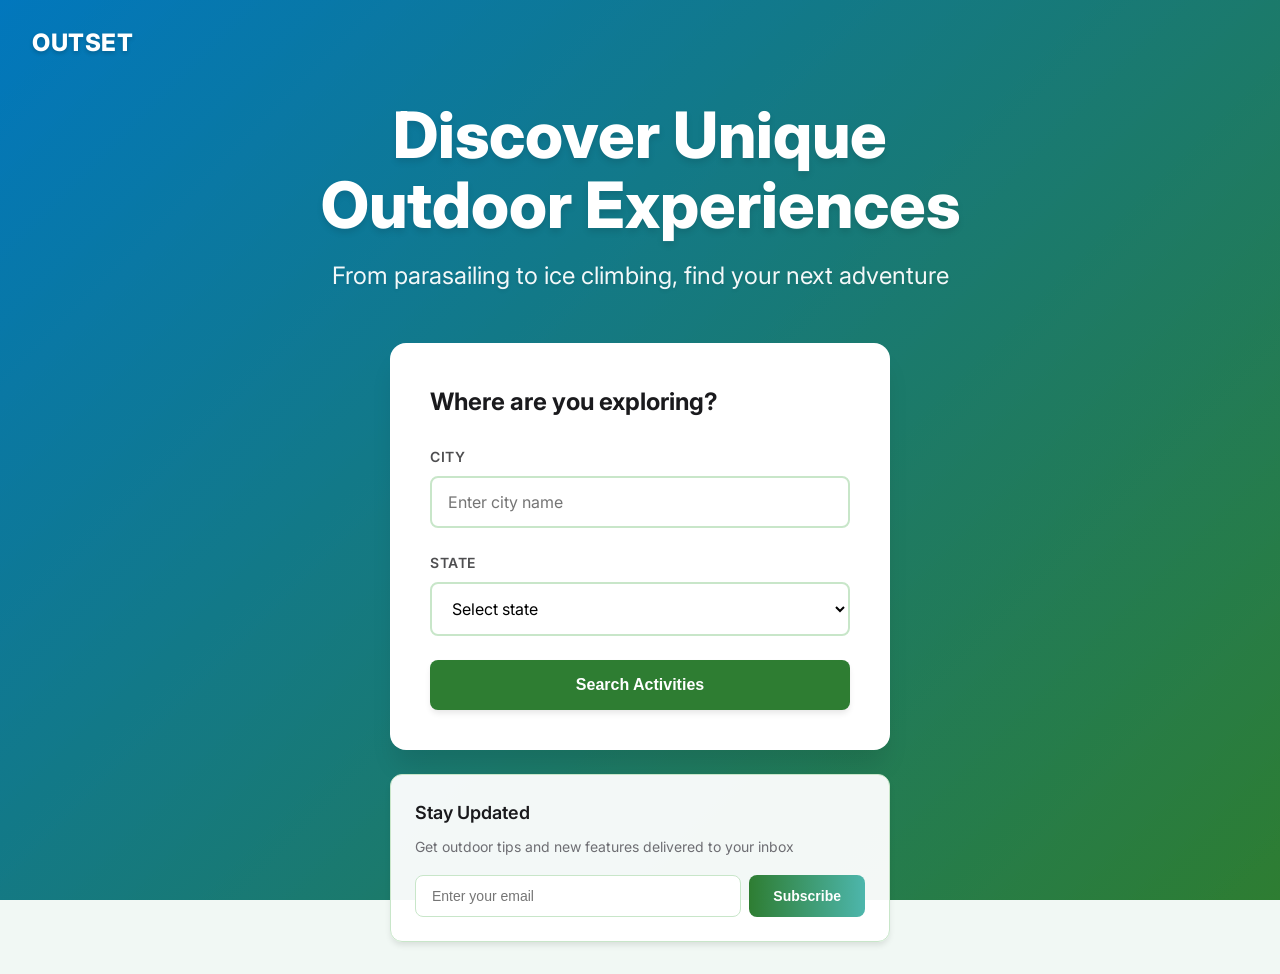
<file: index.html>
<!DOCTYPE html>
<html lang="en">
<head>
    <meta charset="UTF-8">
    <meta name="viewport" content="width=device-width, initial-scale=1.0">
    <title>Outset - Discover Unique Outdoor Experiences</title>
    <link rel="stylesheet" href="style.css">
    <link rel="preconnect" href="https://fonts.googleapis.com">
    <link rel="preconnect" href="https://fonts.gstatic.com" crossorigin>
    <link href="https://fonts.googleapis.com/css2?family=Inter:wght@300;400;500;600;700;800&display=swap" rel="stylesheet">

    <!-- Umami Analytics -->
    <script defer src="https://cloud.umami.is/script.js" data-website-id="431cb934-5330-4083-8ed2-4db68a6e0033"></script>

    <!-- Mailchimp -->
    <script id="mcjs">!function(c,h,i,m,p){m=c.createElement(h),p=c.getElementsByTagName(h)[0],m.async=1,m.src=i,p.parentNode.insertBefore(m,p)}(document,"script","https://chimpstatic.com/mcjs-connected/js/users/afca0485209218658cbbdc06b/3acc426a0c.js");</script>
</head>
<body>
    <!-- Landing Page -->
    <div id="landing-page" class="page active">
        <div class="hero-background" id="hero-bg"></div>
        <div class="hero-overlay"></div>

        <nav class="main-nav">
            <div class="nav-container">
                <div class="brand">OUTSET</div>
            </div>
        </nav>

        <div class="hero-content">
            <div class="hero-text">
                <h1 class="hero-title">Discover Unique<br>Outdoor Experiences</h1>
                <p class="hero-subtitle">From parasailing to ice climbing, find your next adventure</p>
            </div>

            <div class="location-card">
                <h2 class="card-title">Where are you exploring?</h2>

                <div class="input-group">
                    <label class="input-label">City</label>
                    <input type="text" id="city-input" class="input-field" placeholder="Enter city name">
                </div>

                <div class="input-group">
                    <label class="input-label">State</label>
                    <select id="state-input" class="input-field">
                        <option value="">Select state</option>
                        <option value="Alabama">Alabama</option>
                        <option value="Alaska">Alaska</option>
                        <option value="Arizona">Arizona</option>
                        <option value="Arkansas">Arkansas</option>
                        <option value="California">California</option>
                        <option value="Colorado">Colorado</option>
                        <option value="Connecticut">Connecticut</option>
                        <option value="Delaware">Delaware</option>
                        <option value="Florida">Florida</option>
                        <option value="Georgia">Georgia</option>
                        <option value="Hawaii">Hawaii</option>
                        <option value="Idaho">Idaho</option>
                        <option value="Illinois">Illinois</option>
                        <option value="Indiana">Indiana</option>
                        <option value="Iowa">Iowa</option>
                        <option value="Kansas">Kansas</option>
                        <option value="Kentucky">Kentucky</option>
                        <option value="Louisiana">Louisiana</option>
                        <option value="Maine">Maine</option>
                        <option value="Maryland">Maryland</option>
                        <option value="Massachusetts">Massachusetts</option>
                        <option value="Michigan">Michigan</option>
                        <option value="Minnesota">Minnesota</option>
                        <option value="Mississippi">Mississippi</option>
                        <option value="Missouri">Missouri</option>
                        <option value="Montana">Montana</option>
                        <option value="Nebraska">Nebraska</option>
                        <option value="Nevada">Nevada</option>
                        <option value="New Hampshire">New Hampshire</option>
                        <option value="New Jersey">New Jersey</option>
                        <option value="New Mexico">New Mexico</option>
                        <option value="New York">New York</option>
                        <option value="North Carolina">North Carolina</option>
                        <option value="North Dakota">North Dakota</option>
                        <option value="Ohio">Ohio</option>
                        <option value="Oklahoma">Oklahoma</option>
                        <option value="Oregon">Oregon</option>
                        <option value="Pennsylvania">Pennsylvania</option>
                        <option value="Rhode Island">Rhode Island</option>
                        <option value="South Carolina">South Carolina</option>
                        <option value="South Dakota">South Dakota</option>
                        <option value="Tennessee">Tennessee</option>
                        <option value="Texas">Texas</option>
                        <option value="Utah">Utah</option>
                        <option value="Vermont">Vermont</option>
                        <option value="Virginia">Virginia</option>
                        <option value="Washington">Washington</option>
                        <option value="West Virginia">West Virginia</option>
                        <option value="Wisconsin">Wisconsin</option>
                        <option value="Wyoming">Wyoming</option>
                    </select>
                </div>

                <button id="search-btn" class="primary-btn">Search Activities</button>
            </div>

            <div class="newsletter-signup-card">
                <h3 style="margin: 0 0 8px 0; font-size: 18px; font-weight: 600; color: #1A1A1D;">Stay Updated</h3>
                <p style="margin: 0 0 16px 0; font-size: 14px; color: #6E6E73;">Get outdoor tips and new features delivered to your inbox</p>
                <form id="landing-newsletter-form" style="display: flex; gap: 8px;">
                    <input type="email" id="landing-newsletter-email" placeholder="Enter your email" style="flex: 1; padding: 12px 16px; border: 1px solid #C8E6C9; border-radius: 8px; font-size: 14px; outline: none;" required>
                    <button type="submit" style="padding: 12px 24px; background: linear-gradient(90deg, #2E7D32, #4DB6AC); color: white; border: none; border-radius: 8px; font-weight: 600; cursor: pointer; font-size: 14px; white-space: nowrap;">Subscribe</button>
                </form>
            </div>
        </div>
    </div>

    <!-- Loading Page -->
    <div id="loading-page" class="page">
        <div class="loading-container">
            <div class="spinner"></div>
            <h2 class="loading-title">Searching for experiences...</h2>
            <p id="loading-status" class="loading-text">Initializing search</p>
            <div class="progress-container">
                <div id="progress-bar" class="progress-bar"></div>
            </div>
        </div>
    </div>

    <!-- Activities Page -->
    <div id="activities-page" class="page">
        <div class="city-background" id="city-bg"></div>
        <div class="city-overlay"></div>

        <nav class="main-nav solid">
            <div class="nav-container">
                <div class="brand">OUTSET</div>
                <div class="nav-links">
                    <a href="#" class="nav-link active">Activities</a>
                    <a href="#" id="nav-schedule" class="nav-link">Schedule</a>
                    <a href="#" id="nav-community" class="nav-link">Community</a>
                    <a href="#" id="change-location" class="nav-link">Change Location</a>
                </div>
            </div>
        </nav>

        <div class="content-wrapper">
            <div class="page-header">
                <h1 class="page-title" id="location-info">Loading...</h1>
                <p class="page-subtitle" id="results-count"></p>
                <div id="weather-widget" class="weather-widget" style="display: none;">
                    <div class="weather-content">
                        <div class="weather-main">
                            <div class="weather-icon" id="weather-icon">
                                <svg width="48" height="48" viewBox="0 0 24 24" fill="none" stroke="currentColor" stroke-width="2">
                                    <circle cx="12" cy="12" r="5"></circle>
                                    <line x1="12" y1="1" x2="12" y2="3"></line>
                                    <line x1="12" y1="21" x2="12" y2="23"></line>
                                    <line x1="4.22" y1="4.22" x2="5.64" y2="5.64"></line>
                                    <line x1="18.36" y1="18.36" x2="19.78" y2="19.78"></line>
                                    <line x1="1" y1="12" x2="3" y2="12"></line>
                                    <line x1="21" y1="12" x2="23" y2="12"></line>
                                    <line x1="4.22" y1="19.78" x2="5.64" y2="18.36"></line>
                                    <line x1="18.36" y1="5.64" x2="19.78" y2="4.22"></line>
                                </svg>
                            </div>
                            <div class="weather-temp">
                                <span class="temp-value" id="weather-temp">--</span>
                                <span class="temp-unit">°F</span>
                            </div>
                            <div class="weather-desc" id="weather-desc">Loading...</div>
                        </div>
                        <div class="weather-details">
                            <div class="weather-detail">
                                <span class="detail-icon">💧</span>
                                <span id="weather-humidity">--</span>% Humidity
                            </div>
                            <div class="weather-detail">
                                <span class="detail-icon">💨</span>
                                <span id="weather-wind">--</span> mph Wind
                            </div>
                            <div class="weather-detail" id="weather-recommendation">
                                <span class="detail-icon">✨</span>
                                <span id="weather-advice">Perfect for outdoor activities!</span>
                            </div>
                        </div>
                    </div>
                </div>
            </div>

            <div class="main-content">
                <aside class="filters-sidebar">
                    <h3 class="filter-title">Filters</h3>

                    <div class="filter-section">
                        <h4 class="filter-heading">Activity Type</h4>
                        <div class="filter-options" id="type-filters"></div>
                    </div>

                    <div class="filter-section">
                        <h4 class="filter-heading">Duration</h4>
                        <div class="filter-options">
                            <label class="filter-checkbox">
                                <input type="checkbox" value="short" class="duration-filter">
                                <span>Under 1 hour</span>
                            </label>
                            <label class="filter-checkbox">
                                <input type="checkbox" value="medium" class="duration-filter">
                                <span>1-3 hours</span>
                            </label>
                            <label class="filter-checkbox">
                                <input type="checkbox" value="long" class="duration-filter">
                                <span>3+ hours</span>
                            </label>
                            <label class="filter-checkbox">
                                <input type="checkbox" value="fullday" class="duration-filter">
                                <span>Full day</span>
                            </label>
                            <label class="filter-checkbox">
                                <input type="checkbox" value="multiday" class="duration-filter">
                                <span>Multi-day</span>
                            </label>
                        </div>
                    </div>

                    <div class="filter-section">
                        <h4 class="filter-heading">Difficulty</h4>
                        <div class="filter-options">
                            <label class="filter-checkbox">
                                <input type="checkbox" value="beginner" class="difficulty-filter">
                                <span>Beginner</span>
                            </label>
                            <label class="filter-checkbox">
                                <input type="checkbox" value="intermediate" class="difficulty-filter">
                                <span>Intermediate</span>
                            </label>
                            <label class="filter-checkbox">
                                <input type="checkbox" value="advanced" class="difficulty-filter">
                                <span>Advanced</span>
                            </label>
                            <label class="filter-checkbox">
                                <input type="checkbox" value="expert" class="difficulty-filter">
                                <span>Expert</span>
                            </label>
                        </div>
                    </div>

                    <div class="filter-section">
                        <h4 class="filter-heading">Cost</h4>
                        <div class="filter-options">
                            <label class="filter-checkbox">
                                <input type="checkbox" value="free" class="cost-filter">
                                <span>Free</span>
                            </label>
                            <label class="filter-checkbox">
                                <input type="checkbox" value="budget" class="cost-filter">
                                <span>$ (Under $50)</span>
                            </label>
                            <label class="filter-checkbox">
                                <input type="checkbox" value="moderate" class="cost-filter">
                                <span>$$ ($50-150)</span>
                            </label>
                            <label class="filter-checkbox">
                                <input type="checkbox" value="premium" class="cost-filter">
                                <span>$$$ ($150+)</span>
                            </label>
                        </div>
                    </div>

                    <button id="clear-filters" class="secondary-btn">Clear All Filters</button>
                </aside>

                <div class="activities-content">
                    <div id="activities-container"></div>
                </div>
            </div>
        </div>
    </div>

    <!-- Schedule Page -->
    <div id="schedule-page" class="page">
        <nav class="main-nav solid">
            <div class="nav-container">
                <div class="brand">OUTSET</div>
                <div class="nav-links">
                    <a href="#" id="nav-activities" class="nav-link">Activities</a>
                    <a href="#" class="nav-link active">Schedule</a>
                    <a href="#" id="nav-community-from-schedule" class="nav-link">Community</a>
                </div>
            </div>
        </nav>

        <div class="content-wrapper">
            <div class="page-header">
                <h1 class="page-title">My Schedule</h1>
                <p class="page-subtitle">Your planned outdoor experiences</p>
            </div>

            <div class="schedule-content">
                <div id="schedule-container"></div>
                <div id="empty-schedule" class="empty-state">
                    <h2>No activities scheduled</h2>
                    <p>Start exploring and add activities to your schedule</p>
                    <button id="back-to-activities" class="primary-btn">Browse Activities</button>
                </div>
            </div>
        </div>
    </div>

    <!-- Community Page -->
    <div id="community-page" class="page">
        <nav class="main-nav solid">
            <div class="nav-container">
                <div class="brand">OUTSET</div>
                <div class="nav-links">
                    <a href="#" id="nav-activities-from-community" class="nav-link">Activities</a>
                    <a href="#" id="nav-schedule-from-community" class="nav-link">Schedule</a>
                    <a href="#" class="nav-link active">Community</a>
                </div>
            </div>
        </nav>

        <div class="content-wrapper">
            <div class="page-header">
                <h1 class="page-title">Community</h1>
                <p class="page-subtitle">Connect with others and plan group activities</p>
            </div>

            <!-- User Profile Setup -->
            <div id="profile-setup" class="profile-setup" style="display: none;">
                <div class="setup-card">
                    <h2>Create Your Profile</h2>
                    <p>Set up your profile to connect with other outdoor enthusiasts</p>
                    <div class="input-group">
                        <label class="input-label">Display Name</label>
                        <input type="text" id="profile-name" class="input-field" placeholder="Your name">
                    </div>
                    <div class="input-group">
                        <label class="input-label">Bio (Optional)</label>
                        <textarea id="profile-bio" class="input-field" rows="3" placeholder="Tell others about your outdoor interests..."></textarea>
                    </div>
                    <div class="input-group">
                        <label class="input-label">Interests</label>
                        <div id="interest-selector" class="interest-selector"></div>
                    </div>
                    <button id="save-profile" class="primary-btn">Save Profile</button>
                </div>
            </div>

            <!-- Community Tabs -->
            <div id="community-content" class="community-content">
                <div class="community-tabs">
                    <button class="tab-btn active" data-tab="group-activities">Group Activities</button>
                    <button class="tab-btn" data-tab="nearby-users">Nearby Users</button>
                    <button class="tab-btn" data-tab="my-profile">My Profile</button>
                </div>

                <!-- Group Activities Tab -->
                <div id="group-activities-tab" class="tab-content active">
                    <div class="tab-header">
                        <button id="create-group-activity" class="primary-btn">Create Group Activity</button>
                    </div>
                    <div id="group-activities-list"></div>
                    <div id="empty-groups" class="empty-state">
                        <h2>No group activities yet</h2>
                        <p>Be the first to create a group activity!</p>
                    </div>
                </div>

                <!-- Nearby Users Tab -->
                <div id="nearby-users-tab" class="tab-content">
                    <div id="users-list"></div>
                    <div id="empty-users" class="empty-state">
                        <h2>No users nearby</h2>
                        <p>Search for a location first to see other users in the area</p>
                    </div>
                </div>

                <!-- My Profile Tab -->
                <div id="my-profile-tab" class="tab-content">
                    <div id="profile-display"></div>
                </div>
            </div>
        </div>
    </div>

    <!-- Create Group Activity Modal -->
    <div id="group-modal" class="modal">
        <div class="modal-content">
            <div class="modal-header">
                <h2>Create Group Activity</h2>
                <button class="modal-close" id="close-group-modal">&times;</button>
            </div>
            <div class="modal-body">
                <div class="input-group">
                    <label class="input-label">Activity Name</label>
                    <input type="text" id="group-activity-name" class="input-field" placeholder="e.g., Weekend Hike at Red Rocks">
                </div>
                <div class="input-group">
                    <label class="input-label">Description</label>
                    <textarea id="group-activity-desc" class="input-field" rows="3" placeholder="What are you planning?"></textarea>
                </div>
                <div class="input-group">
                    <label class="input-label">Date & Time</label>
                    <input type="datetime-local" id="group-activity-datetime" class="input-field">
                </div>
                <div class="input-group">
                    <label class="input-label">Max Participants</label>
                    <input type="number" id="group-activity-max" class="input-field" value="8" min="2" max="50">
                </div>
                <div class="input-group">
                    <label class="input-label">Activity Type</label>
                    <select id="group-activity-type" class="input-field">
                        <option value="hiking">Hiking</option>
                        <option value="biking">Biking</option>
                        <option value="kayaking">Kayaking</option>
                        <option value="climbing">Climbing</option>
                        <option value="camping">Camping</option>
                        <option value="skiing">Skiing</option>
                        <option value="other">Other</option>
                    </select>
                </div>
                <div class="input-group">
                    <label class="input-label">Difficulty Level</label>
                    <select id="group-activity-difficulty" class="input-field">
                        <option value="beginner">Beginner</option>
                        <option value="intermediate">Intermediate</option>
                        <option value="advanced">Advanced</option>
                        <option value="expert">Expert</option>
                    </select>
                </div>
            </div>
            <div class="modal-footer">
                <button id="cancel-group" class="secondary-btn">Cancel</button>
                <button id="submit-group" class="primary-btn">Create Activity</button>
            </div>
        </div>
    </div>

    <!-- Schedule Activity Modal -->
    <div id="schedule-modal" class="modal">
        <div class="modal-content">
            <div class="modal-header">
                <h2 id="schedule-modal-title">Add to Schedule</h2>
                <button class="modal-close" onclick="closeScheduleModal()">&times;</button>
            </div>
            <div class="modal-body">
                <p style="margin-bottom: 20px; color: #666;">Choose when you'd like to do this activity</p>
                <div class="input-group">
                    <label class="input-label">Date</label>
                    <input type="date" id="schedule-date" class="input-field" required>
                </div>
                <div class="input-group">
                    <label class="input-label">Time</label>
                    <input type="time" id="schedule-time" class="input-field" required>
                </div>
            </div>
            <div class="modal-footer">
                <button onclick="closeScheduleModal()" class="secondary-btn">Cancel</button>
                <button onclick="confirmSchedule()" class="primary-btn">Add to Schedule</button>
            </div>
        </div>
    </div>

    <!-- Newsletter Signup Footer -->
    <div id="newsletter-footer" class="newsletter-footer" style="position: fixed; bottom: 0; left: 0; right: 0; background: linear-gradient(135deg, #667eea 0%, #764ba2 100%); padding: 20px; text-align: center; box-shadow: 0 -4px 20px rgba(0,0,0,0.15); z-index: 1000; display: none;">
        <div style="max-width: 600px; margin: 0 auto; display: flex; align-items: center; justify-content: space-between; gap: 20px; flex-wrap: wrap;">
            <div style="flex: 1; text-align: left; color: white;">
                <h3 style="margin: 0 0 5px 0; font-size: 18px; font-weight: 600;">Stay Updated!</h3>
                <p style="margin: 0; font-size: 14px; opacity: 0.9;">Get notified about new features and outdoor tips</p>
            </div>
            <form id="mc-embedded-subscribe-form" style="display: flex; gap: 10px; flex: 1; min-width: 250px;">
                <input type="email" id="newsletter-email" placeholder="Enter your email" style="flex: 1; padding: 12px 16px; border: none; border-radius: 8px; font-size: 14px; outline: none;" required>
                <button type="submit" style="padding: 12px 24px; background: white; color: #667eea; border: none; border-radius: 8px; font-weight: 600; cursor: pointer; font-size: 14px; white-space: nowrap; transition: transform 0.2s;">Subscribe</button>
            </form>
            <button id="close-newsletter" style="background: transparent; border: none; color: white; font-size: 24px; cursor: pointer; padding: 0; width: 30px; height: 30px; display: flex; align-items: center; justify-content: center;">&times;</button>
        </div>
    </div>

    <script src="app.js"></script>
</body>
</html>
</file>
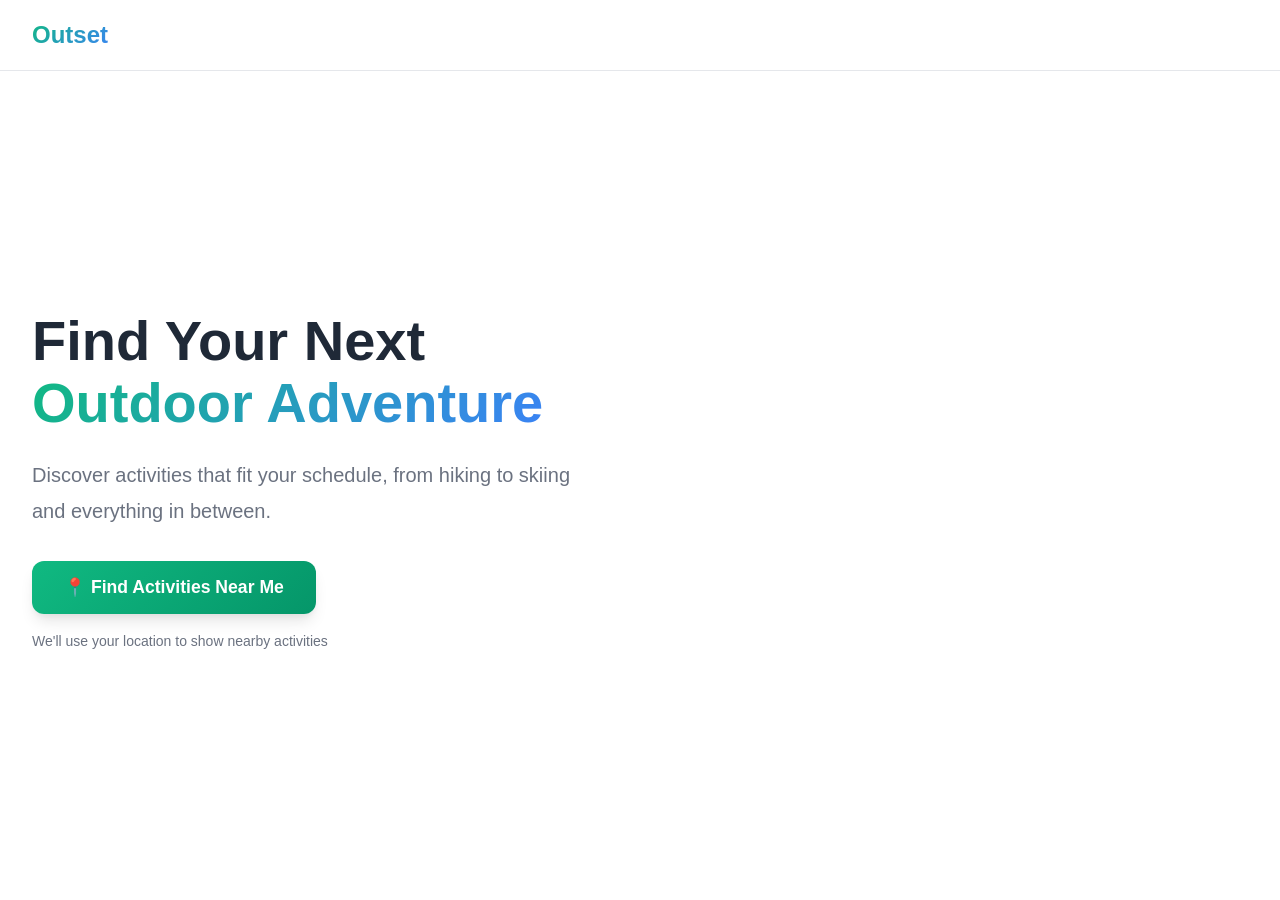
<file: app.html>
<!DOCTYPE html>
<html lang="en">
<head>
    <meta charset="UTF-8">
    <meta name="viewport" content="width=device-width, initial-scale=1.0">
    <title>Outset - Discover Outdoor Activities</title>
    <link rel="stylesheet" href="styles.css">
</head>
<body>
    <!-- Landing Page -->
    <div id="landing-page" class="page active">
        <nav class="navbar">
            <div class="nav-content">
                <div class="logo">Outset</div>
            </div>
        </nav>

        <section class="hero">
            <div class="hero-content">
                <h1>Find Your Next<br><span class="gradient-text">Outdoor Adventure</span></h1>
                <p class="hero-subtitle">Discover activities that fit your schedule, from hiking to skiing and everything in between.</p>
                <button id="find-activities" class="cta-button">
                    📍 Find Activities Near Me
                </button>
                <p class="privacy-note">We'll use your location to show nearby activities</p>
            </div>
        </section>
    </div>

    <!-- Activities Page -->
    <div id="activities-page" class="page">
        <nav class="navbar">
            <div class="nav-content">
                <div class="logo">Outset</div>
                <div class="nav-links">
                    <a href="#" class="nav-link active">Activities</a>
                    <a href="#" id="nav-schedule" class="nav-link">My Schedule</a>
                </div>
            </div>
        </nav>

        <div style="max-width: 1400px; margin: 0 auto; padding: 2rem;">
            <div style="margin-bottom: 2rem;">
                <h1>Activities Near You</h1>
                <p id="location-info" style="color: #6b7280; font-size: 1.1rem; margin-top: 0.5rem;">📍 Loading location...</p>
            </div>

            <div id="activities-container"></div>
        </div>
    </div>

    <!-- Schedule Page -->
    <div id="schedule-page" class="page">
        <nav class="navbar">
            <div class="nav-content">
                <div class="logo">Outset</div>
                <div class="nav-links">
                    <a href="#" id="nav-activities" class="nav-link">Activities</a>
                    <a href="#" class="nav-link active">My Schedule</a>
                </div>
            </div>
        </nav>

        <div style="max-width: 1000px; margin: 0 auto; padding: 2rem;">
            <h1>My Planned Activities</h1>
            <div id="schedule-container"></div>
            <div id="empty-schedule" style="text-align: center; padding: 4rem; display: none;">
                <div style="font-size: 4rem;">📅</div>
                <h2>No activities scheduled yet</h2>
                <p style="color: #6b7280;">Start exploring activities and add them to your schedule!</p>
                <button id="back-to-activities" class="cta-button" style="margin-top: 1rem;">Browse Activities</button>
            </div>
        </div>
    </div>

    <script src="app.js"></script>
</body>
</html>
</file>
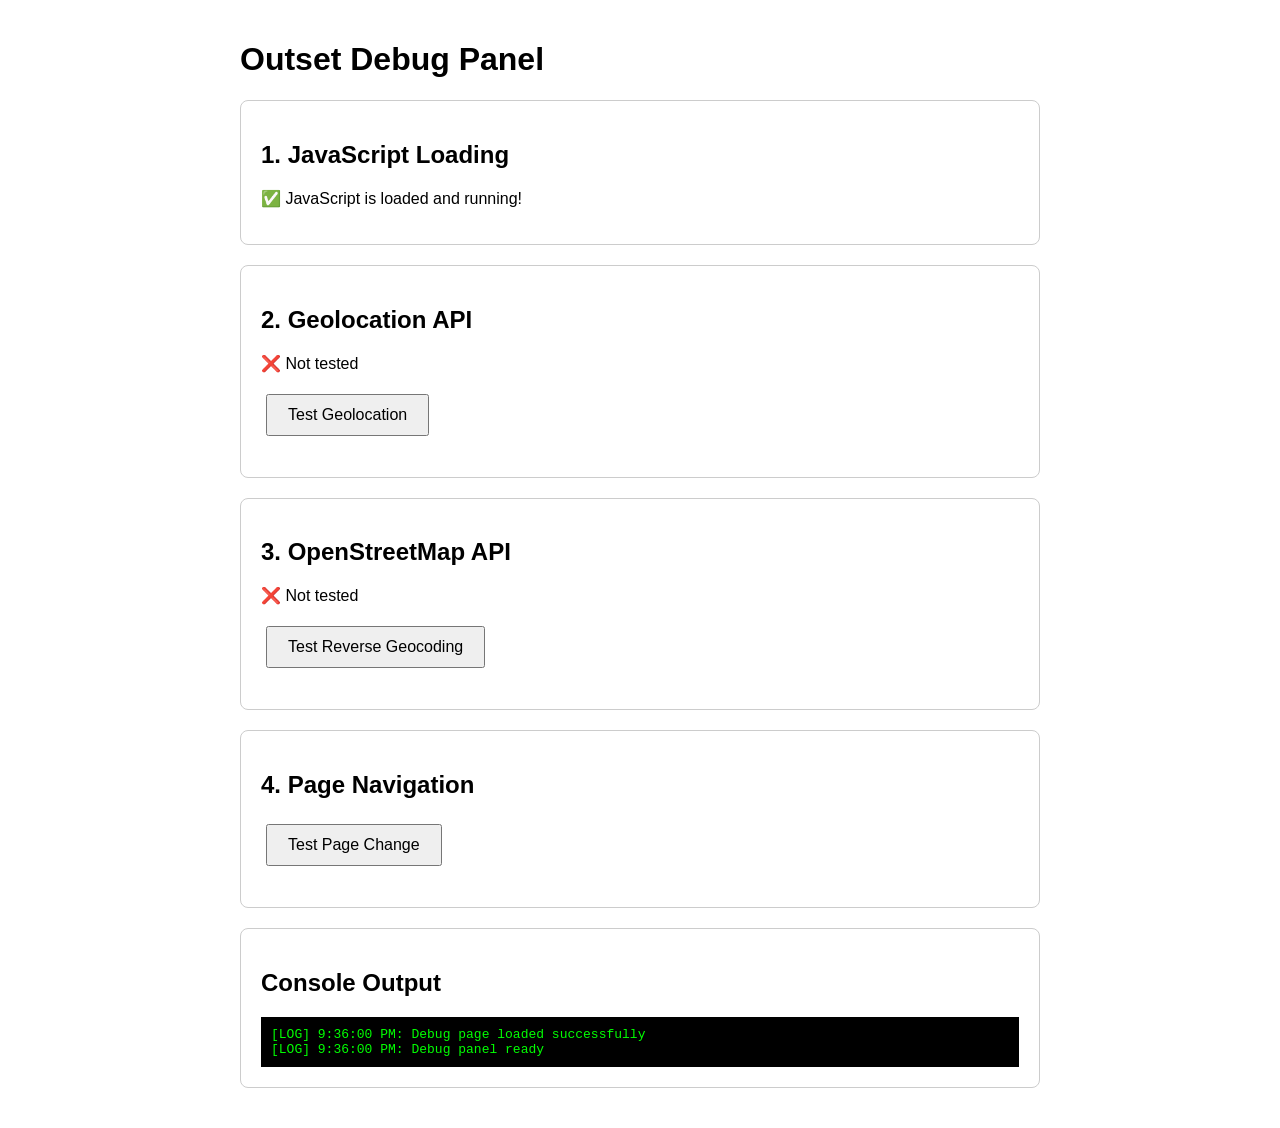
<file: debug.html>
<!DOCTYPE html>
<html lang="en">
<head>
    <meta charset="UTF-8">
    <meta name="viewport" content="width=device-width, initial-scale=1.0">
    <title>Debug - Outset</title>
    <style>
        body {
            font-family: Arial, sans-serif;
            padding: 20px;
            max-width: 800px;
            margin: 0 auto;
        }
        .test-section {
            border: 1px solid #ccc;
            padding: 20px;
            margin: 20px 0;
            border-radius: 8px;
        }
        .success { background: #d4edda; border-color: #c3e6cb; }
        .error { background: #f8d7da; border-color: #f5c6cb; }
        button {
            padding: 10px 20px;
            font-size: 16px;
            margin: 5px;
            cursor: pointer;
        }
        #console {
            background: #000;
            color: #0f0;
            padding: 10px;
            font-family: monospace;
            max-height: 400px;
            overflow-y: auto;
        }
    </style>
</head>
<body>
    <h1>Outset Debug Panel</h1>

    <div class="test-section">
        <h2>1. JavaScript Loading</h2>
        <p id="js-status">❌ Checking...</p>
    </div>

    <div class="test-section">
        <h2>2. Geolocation API</h2>
        <p id="geo-status">❌ Not tested</p>
        <button id="test-geo">Test Geolocation</button>
        <p id="geo-result"></p>
    </div>

    <div class="test-section">
        <h2>3. OpenStreetMap API</h2>
        <p id="osm-status">❌ Not tested</p>
        <button id="test-osm">Test Reverse Geocoding</button>
        <p id="osm-result"></p>
    </div>

    <div class="test-section">
        <h2>4. Page Navigation</h2>
        <button id="test-nav">Test Page Change</button>
        <p id="nav-result"></p>
    </div>

    <div class="test-section">
        <h2>Console Output</h2>
        <div id="console"></div>
    </div>

    <script>
        // Console override
        const consoleDiv = document.getElementById('console');
        const originalLog = console.log;
        const originalError = console.error;

        function logToDiv(msg, type = 'log') {
            const line = document.createElement('div');
            line.textContent = `[${type.toUpperCase()}] ${new Date().toLocaleTimeString()}: ${msg}`;
            consoleDiv.appendChild(line);
            consoleDiv.scrollTop = consoleDiv.scrollHeight;
        }

        console.log = function(...args) {
            originalLog.apply(console, args);
            logToDiv(args.join(' '), 'log');
        };

        console.error = function(...args) {
            originalError.apply(console, args);
            logToDiv(args.join(' '), 'error');
        };

        // Test 1: JavaScript is running
        document.getElementById('js-status').innerHTML = '✅ JavaScript is loaded and running!';
        console.log('Debug page loaded successfully');

        // Test 2: Geolocation
        document.getElementById('test-geo').addEventListener('click', async () => {
            console.log('Testing geolocation...');
            document.getElementById('geo-status').innerHTML = '⏳ Testing...';

            if (!navigator.geolocation) {
                document.getElementById('geo-status').innerHTML = '❌ Geolocation not supported';
                console.error('Geolocation API not available');
                return;
            }

            navigator.geolocation.getCurrentPosition(
                (position) => {
                    const lat = position.coords.latitude;
                    const lng = position.coords.longitude;
                    document.getElementById('geo-status').innerHTML = '✅ Geolocation working!';
                    document.getElementById('geo-result').innerHTML = `Latitude: ${lat}, Longitude: ${lng}`;
                    console.log(`Got coordinates: ${lat}, ${lng}`);
                },
                (error) => {
                    document.getElementById('geo-status').innerHTML = '❌ Geolocation failed';
                    document.getElementById('geo-result').innerHTML = `Error: ${error.message}`;
                    console.error('Geolocation error:', error.message);
                }
            );
        });

        // Test 3: OpenStreetMap API
        document.getElementById('test-osm').addEventListener('click', async () => {
            console.log('Testing OpenStreetMap API...');
            document.getElementById('osm-status').innerHTML = '⏳ Testing...';

            try {
                // Test with San Francisco coordinates
                const lat = 37.7749;
                const lng = -122.4194;

                const response = await fetch(
                    `https://nominatim.openstreetmap.org/reverse?format=json&lat=${lat}&lon=${lng}&zoom=10&addressdetails=1`,
                    { headers: { 'User-Agent': 'Outset-App' } }
                );

                if (!response.ok) {
                    throw new Error(`HTTP error! status: ${response.status}`);
                }

                const data = await response.json();
                document.getElementById('osm-status').innerHTML = '✅ OSM API working!';
                document.getElementById('osm-result').innerHTML = `Location: ${data.display_name}`;
                console.log('OSM response:', data.display_name);
            } catch (error) {
                document.getElementById('osm-status').innerHTML = '❌ OSM API failed';
                document.getElementById('osm-result').innerHTML = `Error: ${error.message}`;
                console.error('OSM error:', error);
            }
        });

        // Test 4: Check if main script functions exist
        document.getElementById('test-nav').addEventListener('click', () => {
            console.log('Testing navigation...');
            const pages = document.querySelectorAll('.page');
            if (pages.length > 0) {
                document.getElementById('nav-result').innerHTML = `✅ Found ${pages.length} pages in DOM`;
                console.log(`Found ${pages.length} page elements`);
            } else {
                document.getElementById('nav-result').innerHTML = '❌ No pages found';
                console.error('No page elements found');
            }
        });

        console.log('Debug panel ready');
    </script>
</body>
</html>
</file>
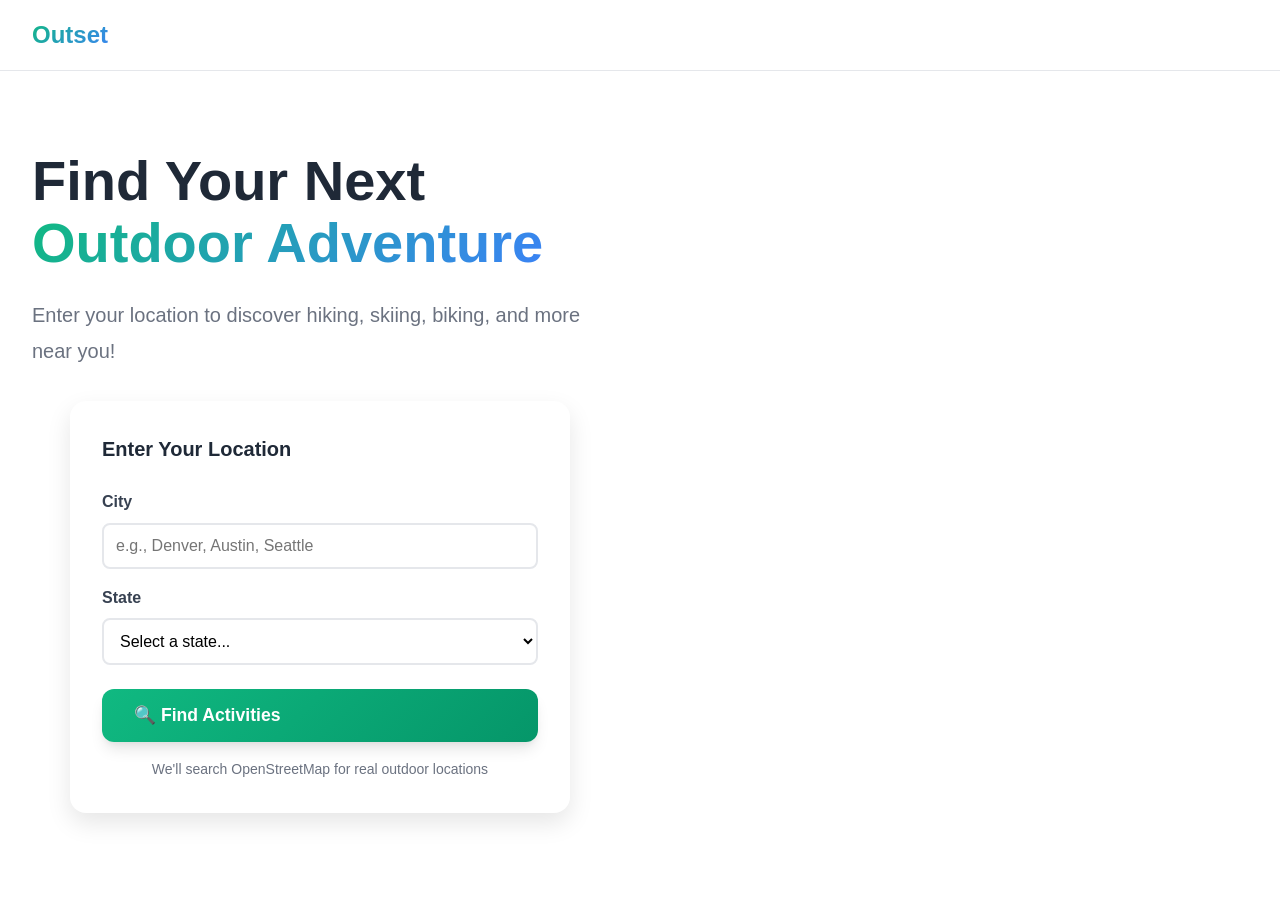
<file: final.html>
<!DOCTYPE html>
<html lang="en">
<head>
    <meta charset="UTF-8">
    <meta name="viewport" content="width=device-width, initial-scale=1.0">
    <title>Outset - Find Outdoor Activities</title>
    <link rel="stylesheet" href="styles.css">
</head>
<body>
    <!-- Landing Page with Location Input -->
    <div id="landing-page" class="page active">
        <nav class="navbar">
            <div class="nav-content">
                <div class="logo">Outset</div>
            </div>
        </nav>

        <section class="hero">
            <div class="hero-content">
                <h1>Find Your Next<br><span class="gradient-text">Outdoor Adventure</span></h1>
                <p class="hero-subtitle">Enter your location to discover hiking, skiing, biking, and more near you!</p>

                <div style="max-width: 500px; margin: 2rem auto 0;">
                    <div style="background: white; padding: 2rem; border-radius: 16px; box-shadow: 0 10px 25px rgba(0,0,0,0.1);">
                        <h3 style="margin: 0 0 1.5rem 0; font-size: 1.25rem;">Enter Your Location</h3>

                        <div style="margin-bottom: 1rem;">
                            <label style="display: block; font-weight: 600; margin-bottom: 0.5rem; color: #374151;">
                                City
                            </label>
                            <input
                                type="text"
                                id="city-input"
                                placeholder="e.g., Denver, Austin, Seattle"
                                style="width: 100%; padding: 0.75rem; border: 2px solid #e5e7eb; border-radius: 8px; font-size: 1rem; box-sizing: border-box;"
                            >
                        </div>

                        <div style="margin-bottom: 1.5rem;">
                            <label style="display: block; font-weight: 600; margin-bottom: 0.5rem; color: #374151;">
                                State
                            </label>
                            <select
                                id="state-input"
                                style="width: 100%; padding: 0.75rem; border: 2px solid #e5e7eb; border-radius: 8px; font-size: 1rem; box-sizing: border-box; background: white;"
                            >
                                <option value="">Select a state...</option>
                                <option value="Alabama">Alabama</option>
                                <option value="Alaska">Alaska</option>
                                <option value="Arizona">Arizona</option>
                                <option value="Arkansas">Arkansas</option>
                                <option value="California">California</option>
                                <option value="Colorado">Colorado</option>
                                <option value="Connecticut">Connecticut</option>
                                <option value="Delaware">Delaware</option>
                                <option value="Florida">Florida</option>
                                <option value="Georgia">Georgia</option>
                                <option value="Hawaii">Hawaii</option>
                                <option value="Idaho">Idaho</option>
                                <option value="Illinois">Illinois</option>
                                <option value="Indiana">Indiana</option>
                                <option value="Iowa">Iowa</option>
                                <option value="Kansas">Kansas</option>
                                <option value="Kentucky">Kentucky</option>
                                <option value="Louisiana">Louisiana</option>
                                <option value="Maine">Maine</option>
                                <option value="Maryland">Maryland</option>
                                <option value="Massachusetts">Massachusetts</option>
                                <option value="Michigan">Michigan</option>
                                <option value="Minnesota">Minnesota</option>
                                <option value="Mississippi">Mississippi</option>
                                <option value="Missouri">Missouri</option>
                                <option value="Montana">Montana</option>
                                <option value="Nebraska">Nebraska</option>
                                <option value="Nevada">Nevada</option>
                                <option value="New Hampshire">New Hampshire</option>
                                <option value="New Jersey">New Jersey</option>
                                <option value="New Mexico">New Mexico</option>
                                <option value="New York">New York</option>
                                <option value="North Carolina">North Carolina</option>
                                <option value="North Dakota">North Dakota</option>
                                <option value="Ohio">Ohio</option>
                                <option value="Oklahoma">Oklahoma</option>
                                <option value="Oregon">Oregon</option>
                                <option value="Pennsylvania">Pennsylvania</option>
                                <option value="Rhode Island">Rhode Island</option>
                                <option value="South Carolina">South Carolina</option>
                                <option value="South Dakota">South Dakota</option>
                                <option value="Tennessee">Tennessee</option>
                                <option value="Texas">Texas</option>
                                <option value="Utah">Utah</option>
                                <option value="Vermont">Vermont</option>
                                <option value="Virginia">Virginia</option>
                                <option value="Washington">Washington</option>
                                <option value="West Virginia">West Virginia</option>
                                <option value="Wisconsin">Wisconsin</option>
                                <option value="Wyoming">Wyoming</option>
                            </select>
                        </div>

                        <button id="search-btn" class="cta-button" style="width: 100%;">
                            🔍 Find Activities
                        </button>

                        <p style="text-align: center; margin-top: 1rem; font-size: 0.875rem; color: #6b7280;">
                            We'll search OpenStreetMap for real outdoor locations
                        </p>
                    </div>
                </div>
            </div>
        </section>
    </div>

    <!-- Loading Page -->
    <div id="loading-page" class="page">
        <div style="display: flex; flex-direction: column; align-items: center; justify-content: center; min-height: 100vh; padding: 2rem;">
            <div style="font-size: 4rem; animation: spin 2s linear infinite;">🔍</div>
            <h2 style="margin-top: 2rem; text-align: center;">Searching for Activities...</h2>
            <p id="loading-status" style="color: #6b7280; margin-top: 1rem; text-align: center;">Processing your location...</p>
            <div style="width: 300px; height: 4px; background: #e5e7eb; border-radius: 2px; margin-top: 2rem; overflow: hidden;">
                <div id="progress-bar" style="width: 0%; height: 100%; background: linear-gradient(90deg, #10b981, #3b82f6); transition: width 0.3s;"></div>
            </div>
        </div>
    </div>

    <!-- Activities Page -->
    <div id="activities-page" class="page">
        <nav class="navbar">
            <div class="nav-content">
                <div class="logo">Outset</div>
                <div class="nav-links">
                    <a href="#" class="nav-link active">Activities</a>
                    <a href="#" id="nav-schedule" class="nav-link">My Schedule</a>
                    <a href="#" id="change-location" class="nav-link">Change Location</a>
                </div>
            </div>
        </nav>

        <div style="max-width: 1400px; margin: 0 auto; padding: 2rem;">
            <div style="margin-bottom: 2rem;">
                <h1>Outdoor Activities</h1>
                <p id="location-info" style="color: #6b7280; font-size: 1.1rem; margin-top: 0.5rem;">📍 Loading...</p>
                <p id="results-count" style="color: #10b981; font-weight: 600; margin-top: 0.5rem;"></p>
            </div>

            <div id="activities-container"></div>
        </div>
    </div>

    <!-- Schedule Page -->
    <div id="schedule-page" class="page">
        <nav class="navbar">
            <div class="nav-content">
                <div class="logo">Outset</div>
                <div class="nav-links">
                    <a href="#" id="nav-activities" class="nav-link">Activities</a>
                    <a href="#" class="nav-link active">My Schedule</a>
                </div>
            </div>
        </nav>

        <div style="max-width: 1000px; margin: 0 auto; padding: 2rem;">
            <h1>My Planned Activities</h1>
            <div id="schedule-container"></div>
            <div id="empty-schedule" style="text-align: center; padding: 4rem; display: none;">
                <div style="font-size: 4rem;">📅</div>
                <h2>No activities scheduled yet</h2>
                <p style="color: #6b7280;">Start exploring activities and add them to your schedule!</p>
                <button id="back-to-activities" class="cta-button" style="margin-top: 1rem;">Browse Activities</button>
            </div>
        </div>
    </div>

    <style>
        @keyframes spin {
            from { transform: rotate(0deg); }
            to { transform: rotate(360deg); }
        }
    </style>

    <script src="final.js"></script>
</body>
</html>
</file>
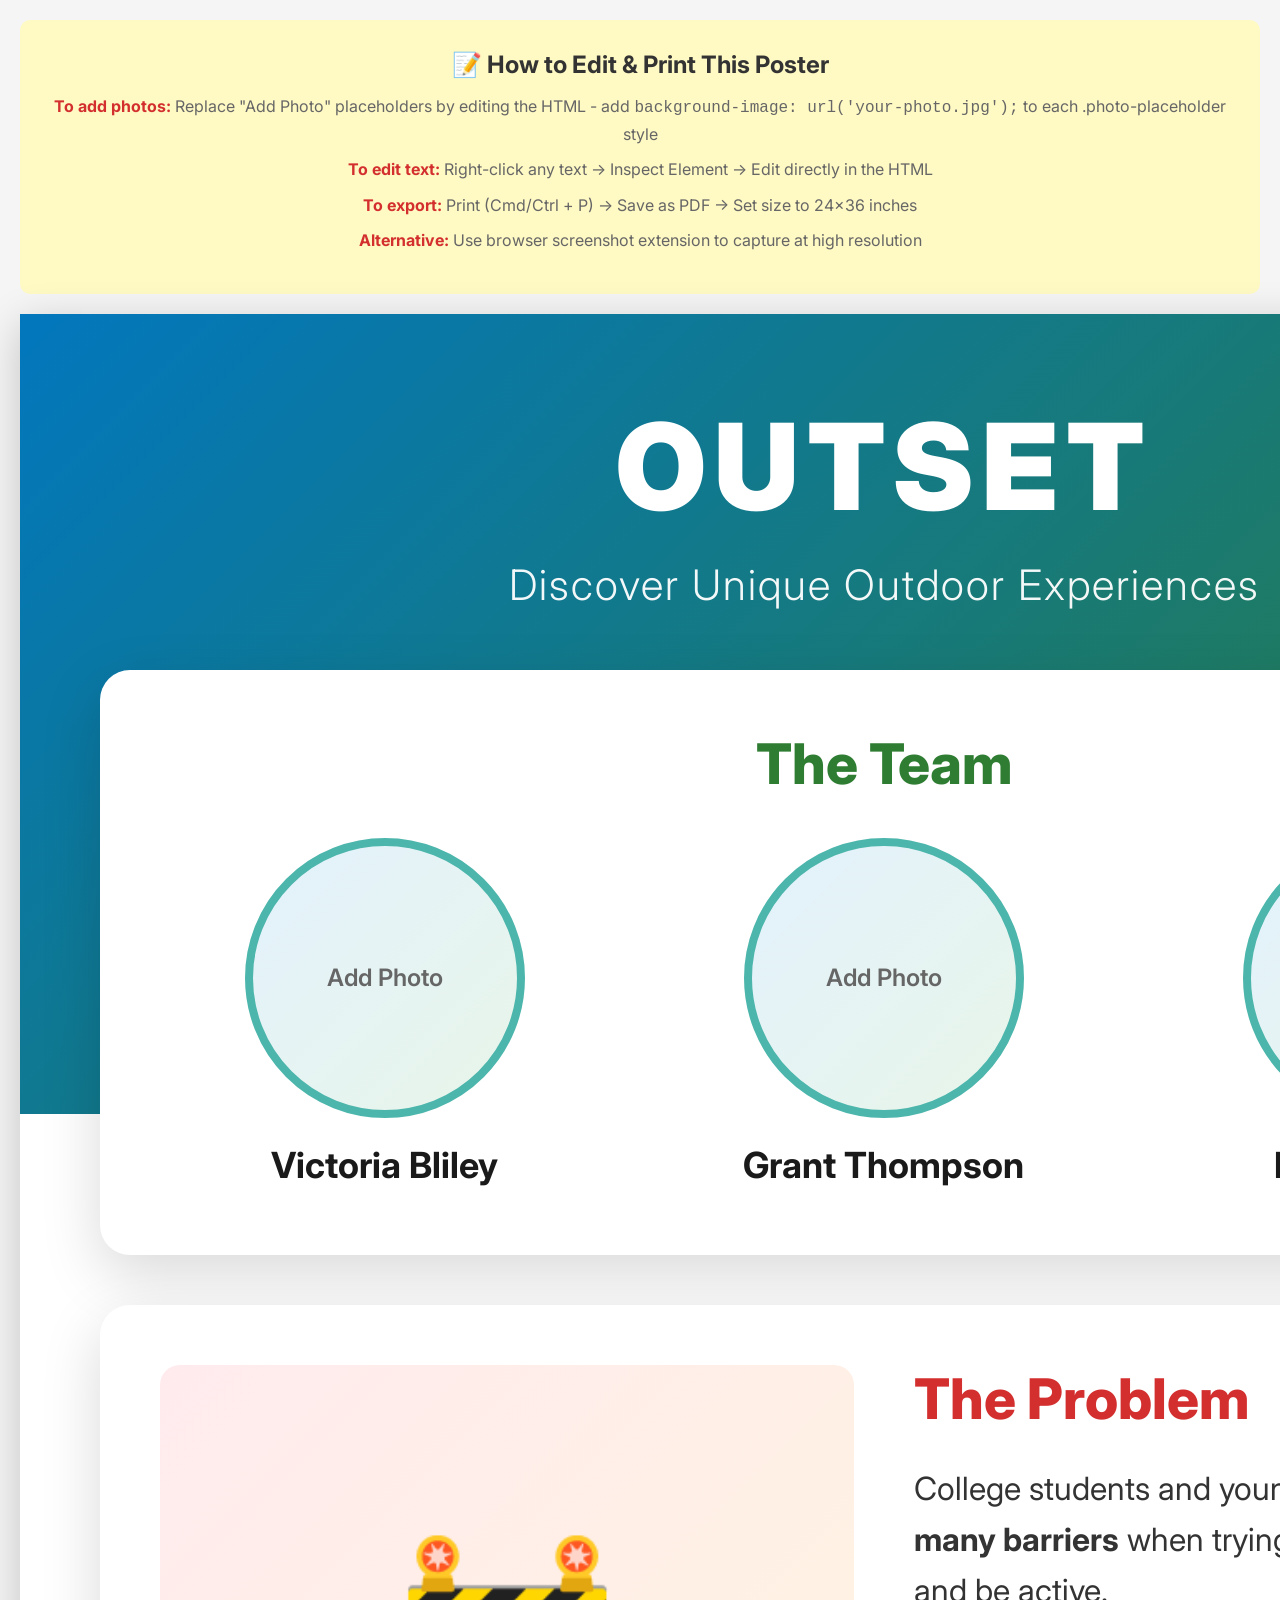
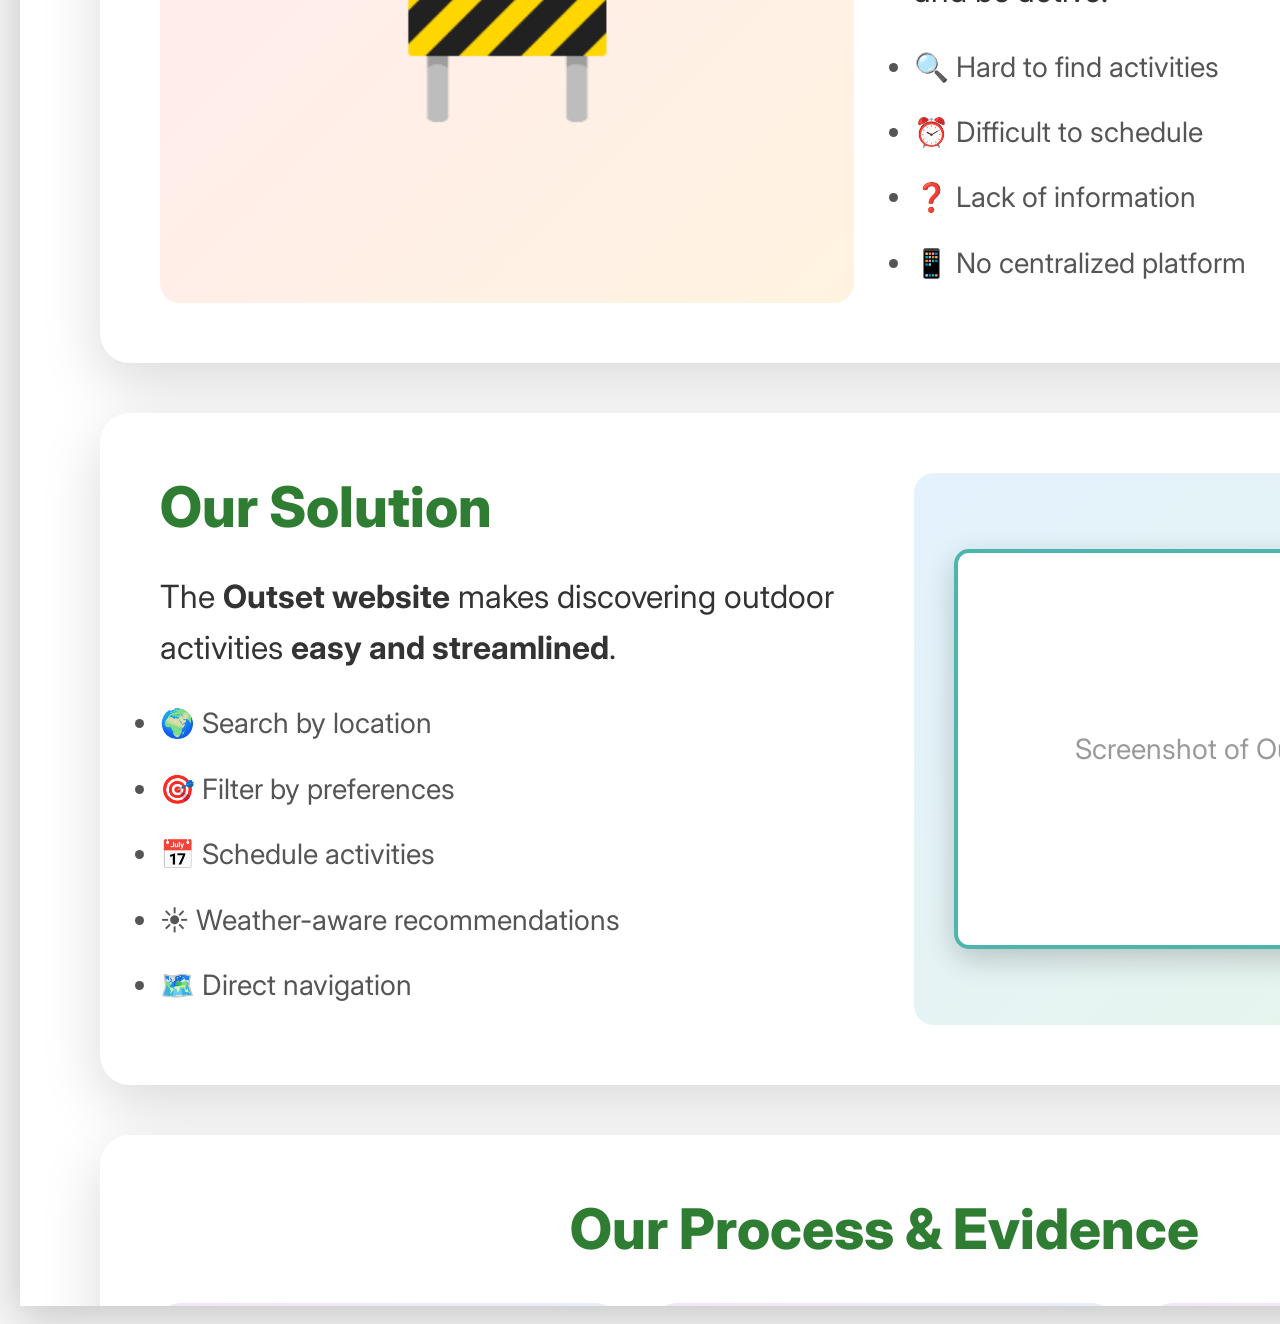
<file: poster.html>
<!DOCTYPE html>
<html lang="en">
<head>
    <meta charset="UTF-8">
    <meta name="viewport" content="width=device-width, initial-scale=1.0">
    <title>Outset Poster - 24x36</title>
    <link rel="preconnect" href="https://fonts.googleapis.com">
    <link rel="preconnect" href="https://fonts.gstatic.com" crossorigin>
    <link href="https://fonts.googleapis.com/css2?family=Inter:wght@300;400;500;600;700;800;900&display=swap" rel="stylesheet">
    <style>
        * {
            margin: 0;
            padding: 0;
            box-sizing: border-box;
        }

        body {
            font-family: 'Inter', sans-serif;
            background: #f5f5f5;
            padding: 20px;
        }

        /* Poster container - 24in x 36in at 72 DPI = 1728px x 2592px */
        .poster {
            width: 1728px;
            height: 2592px;
            background: white;
            margin: 0 auto;
            box-shadow: 0 10px 40px rgba(0,0,0,0.2);
            position: relative;
            overflow: hidden;
        }

        /* Background gradient */
        .poster::before {
            content: '';
            position: absolute;
            top: 0;
            left: 0;
            right: 0;
            height: 800px;
            background: linear-gradient(135deg, #0277BD 0%, #2E7D32 100%);
            z-index: 0;
        }

        .content {
            position: relative;
            z-index: 1;
            padding: 80px;
        }

        /* Header */
        .header {
            text-align: center;
            color: white;
            margin-bottom: 60px;
        }

        .logo {
            font-size: 120px;
            font-weight: 900;
            letter-spacing: 8px;
            margin-bottom: 20px;
            text-transform: uppercase;
        }

        .tagline {
            font-size: 42px;
            font-weight: 300;
            opacity: 0.95;
            letter-spacing: 2px;
        }

        /* Team Section */
        .team-section {
            background: white;
            border-radius: 30px;
            padding: 60px;
            margin-bottom: 50px;
            box-shadow: 0 20px 60px rgba(0,0,0,0.15);
        }

        .section-title {
            font-size: 56px;
            font-weight: 800;
            color: #2E7D32;
            margin-bottom: 40px;
            text-align: center;
        }

        .team-grid {
            display: grid;
            grid-template-columns: repeat(3, 1fr);
            gap: 50px;
            margin-top: 40px;
        }

        .team-member {
            text-align: center;
        }

        .photo-placeholder {
            width: 280px;
            height: 280px;
            background: linear-gradient(135deg, #E3F2FD 0%, #E8F5E9 100%);
            border-radius: 50%;
            margin: 0 auto 25px;
            display: flex;
            align-items: center;
            justify-content: center;
            font-size: 48px;
            color: #0277BD;
            border: 8px solid #4DB6AC;
            position: relative;
            overflow: hidden;
        }

        /* To add photos: replace background with background-image: url('path-to-photo.jpg') */
        .photo-placeholder::after {
            content: 'Add Photo';
            font-size: 24px;
            font-weight: 600;
            color: #666;
        }

        .member-name {
            font-size: 36px;
            font-weight: 700;
            color: #1a1a1a;
            margin-bottom: 8px;
        }

        /* Problem Section */
        .problem-section {
            display: grid;
            grid-template-columns: 1fr 1fr;
            gap: 60px;
            background: white;
            border-radius: 30px;
            padding: 60px;
            margin-bottom: 50px;
            box-shadow: 0 20px 60px rgba(0,0,0,0.15);
        }

        .problem-visual {
            background: linear-gradient(135deg, #FFEBEE 0%, #FFF3E0 100%);
            border-radius: 20px;
            padding: 50px;
            display: flex;
            flex-direction: column;
            align-items: center;
            justify-content: center;
        }

        .problem-icon {
            font-size: 180px;
            margin-bottom: 30px;
        }

        .problem-text h2 {
            font-size: 56px;
            font-weight: 800;
            color: #D32F2F;
            margin-bottom: 30px;
        }

        .problem-text p {
            font-size: 32px;
            line-height: 1.6;
            color: #333;
        }

        .barrier-list {
            margin-top: 25px;
            font-size: 28px;
            color: #555;
            line-height: 1.8;
        }

        .barrier-list li {
            margin-bottom: 15px;
        }

        /* Solution Section */
        .solution-section {
            display: grid;
            grid-template-columns: 1fr 1fr;
            gap: 60px;
            background: white;
            border-radius: 30px;
            padding: 60px;
            margin-bottom: 50px;
            box-shadow: 0 20px 60px rgba(0,0,0,0.15);
        }

        .solution-text h2 {
            font-size: 56px;
            font-weight: 800;
            color: #2E7D32;
            margin-bottom: 30px;
        }

        .solution-text p {
            font-size: 32px;
            line-height: 1.6;
            color: #333;
        }

        .solution-visual {
            background: linear-gradient(135deg, #E3F2FD 0%, #E8F5E9 100%);
            border-radius: 20px;
            padding: 40px;
            display: flex;
            flex-direction: column;
            align-items: center;
            justify-content: center;
            position: relative;
        }

        .website-preview {
            width: 100%;
            height: 400px;
            background: white;
            border-radius: 15px;
            box-shadow: 0 10px 30px rgba(0,0,0,0.2);
            display: flex;
            align-items: center;
            justify-content: center;
            font-size: 28px;
            color: #999;
            border: 4px solid #4DB6AC;
        }

        .feature-list {
            margin-top: 25px;
            font-size: 28px;
            color: #555;
            line-height: 1.8;
        }

        .feature-list li {
            margin-bottom: 15px;
        }

        /* Evidence Section */
        .evidence-section {
            background: white;
            border-radius: 30px;
            padding: 60px;
            margin-bottom: 50px;
            box-shadow: 0 20px 60px rgba(0,0,0,0.15);
        }

        .evidence-grid {
            display: grid;
            grid-template-columns: repeat(3, 1fr);
            gap: 40px;
            margin-top: 40px;
        }

        .evidence-card {
            background: linear-gradient(135deg, #F3E5F5 0%, #E1F5FE 100%);
            border-radius: 20px;
            padding: 40px;
            text-align: center;
        }

        .evidence-icon {
            font-size: 100px;
            margin-bottom: 20px;
        }

        .evidence-title {
            font-size: 32px;
            font-weight: 700;
            color: #1a1a1a;
            margin-bottom: 15px;
        }

        .evidence-desc {
            font-size: 24px;
            color: #555;
            line-height: 1.5;
        }

        /* Footer */
        .footer {
            text-align: center;
            margin-top: 40px;
            padding: 30px;
        }

        .footer-text {
            font-size: 28px;
            color: #666;
            font-weight: 500;
        }

        /* Print instructions */
        .print-instructions {
            background: #FFF9C4;
            padding: 30px;
            margin-bottom: 20px;
            border-radius: 10px;
            text-align: center;
            max-width: 1728px;
            margin-left: auto;
            margin-right: auto;
        }

        .print-instructions h3 {
            font-size: 24px;
            margin-bottom: 15px;
            color: #333;
        }

        .print-instructions p {
            font-size: 16px;
            color: #666;
            line-height: 1.6;
            margin-bottom: 10px;
        }

        .print-instructions strong {
            color: #D32F2F;
        }

        @media print {
            body {
                background: white;
                padding: 0;
            }
            .print-instructions {
                display: none;
            }
            .poster {
                box-shadow: none;
            }
        }
    </style>
</head>
<body>
    <div class="print-instructions">
        <h3>📝 How to Edit & Print This Poster</h3>
        <p><strong>To add photos:</strong> Replace "Add Photo" placeholders by editing the HTML - add <code>background-image: url('your-photo.jpg');</code> to each .photo-placeholder style</p>
        <p><strong>To edit text:</strong> Right-click any text → Inspect Element → Edit directly in the HTML</p>
        <p><strong>To export:</strong> Print (Cmd/Ctrl + P) → Save as PDF → Set size to 24x36 inches</p>
        <p><strong>Alternative:</strong> Use browser screenshot extension to capture at high resolution</p>
    </div>

    <div class="poster">
        <div class="content">
            <!-- Header -->
            <div class="header">
                <div class="logo">OUTSET</div>
                <div class="tagline">Discover Unique Outdoor Experiences</div>
            </div>

            <!-- Team Section -->
            <div class="team-section">
                <h2 class="section-title">The Team</h2>
                <div class="team-grid">
                    <div class="team-member">
                        <div class="photo-placeholder">
                            <!-- To add photo: add style="background-image: url('victoria.jpg'); background-size: cover; background-position: center;" and remove ::after in CSS -->
                        </div>
                        <div class="member-name">Victoria Bliley</div>
                    </div>
                    <div class="team-member">
                        <div class="photo-placeholder">
                            <!-- To add photo: add style="background-image: url('grant.jpg'); background-size: cover; background-position: center;" -->
                        </div>
                        <div class="member-name">Grant Thompson</div>
                    </div>
                    <div class="team-member">
                        <div class="photo-placeholder">
                            <!-- To add photo: add style="background-image: url('payton.jpg'); background-size: cover; background-position: center;" -->
                        </div>
                        <div class="member-name">Payton Haley</div>
                    </div>
                </div>
            </div>

            <!-- Problem Section -->
            <div class="problem-section">
                <div class="problem-visual">
                    <div class="problem-icon">🚧</div>
                </div>
                <div class="problem-text">
                    <h2>The Problem</h2>
                    <p>College students and young adults face <strong>too many barriers</strong> when trying to spend time outside and be active.</p>
                    <ul class="barrier-list">
                        <li>🔍 Hard to find activities</li>
                        <li>⏰ Difficult to schedule</li>
                        <li>❓ Lack of information</li>
                        <li>📱 No centralized platform</li>
                    </ul>
                </div>
            </div>

            <!-- Solution Section -->
            <div class="solution-section">
                <div class="solution-text">
                    <h2>Our Solution</h2>
                    <p>The <strong>Outset website</strong> makes discovering outdoor activities <strong>easy and streamlined</strong>.</p>
                    <ul class="feature-list">
                        <li>🌍 Search by location</li>
                        <li>🎯 Filter by preferences</li>
                        <li>📅 Schedule activities</li>
                        <li>☀️ Weather-aware recommendations</li>
                        <li>🗺️ Direct navigation</li>
                    </ul>
                </div>
                <div class="solution-visual">
                    <div class="website-preview">
                        Screenshot of Outset Website
                        <!-- To add website screenshot: style="background-image: url('outset-screenshot.png'); background-size: cover;" -->
                    </div>
                </div>
            </div>

            <!-- Evidence Section -->
            <div class="evidence-section">
                <h2 class="section-title">Our Process & Evidence</h2>
                <div class="evidence-grid">
                    <div class="evidence-card">
                        <div class="evidence-icon">💬</div>
                        <div class="evidence-title">User Interviews</div>
                        <div class="evidence-desc">Conducted interviews with diverse college students to understand their needs</div>
                    </div>
                    <div class="evidence-card">
                        <div class="evidence-icon">🎨</div>
                        <div class="evidence-title">Parallel Prototyping</div>
                        <div class="evidence-desc">Each team member created their own prototype, refined using Claude AI</div>
                    </div>
                    <div class="evidence-card">
                        <div class="evidence-icon">✅</div>
                        <div class="evidence-title">Prototype Feedback</div>
                        <div class="evidence-desc">Gathered user feedback on initial prototypes to iterate and improve</div>
                    </div>
                </div>
            </div>

            <!-- Footer -->
            <div class="footer">
                <div class="footer-text">Making outdoor exploration accessible to everyone</div>
            </div>
        </div>
    </div>
</body>
</html>
</file>
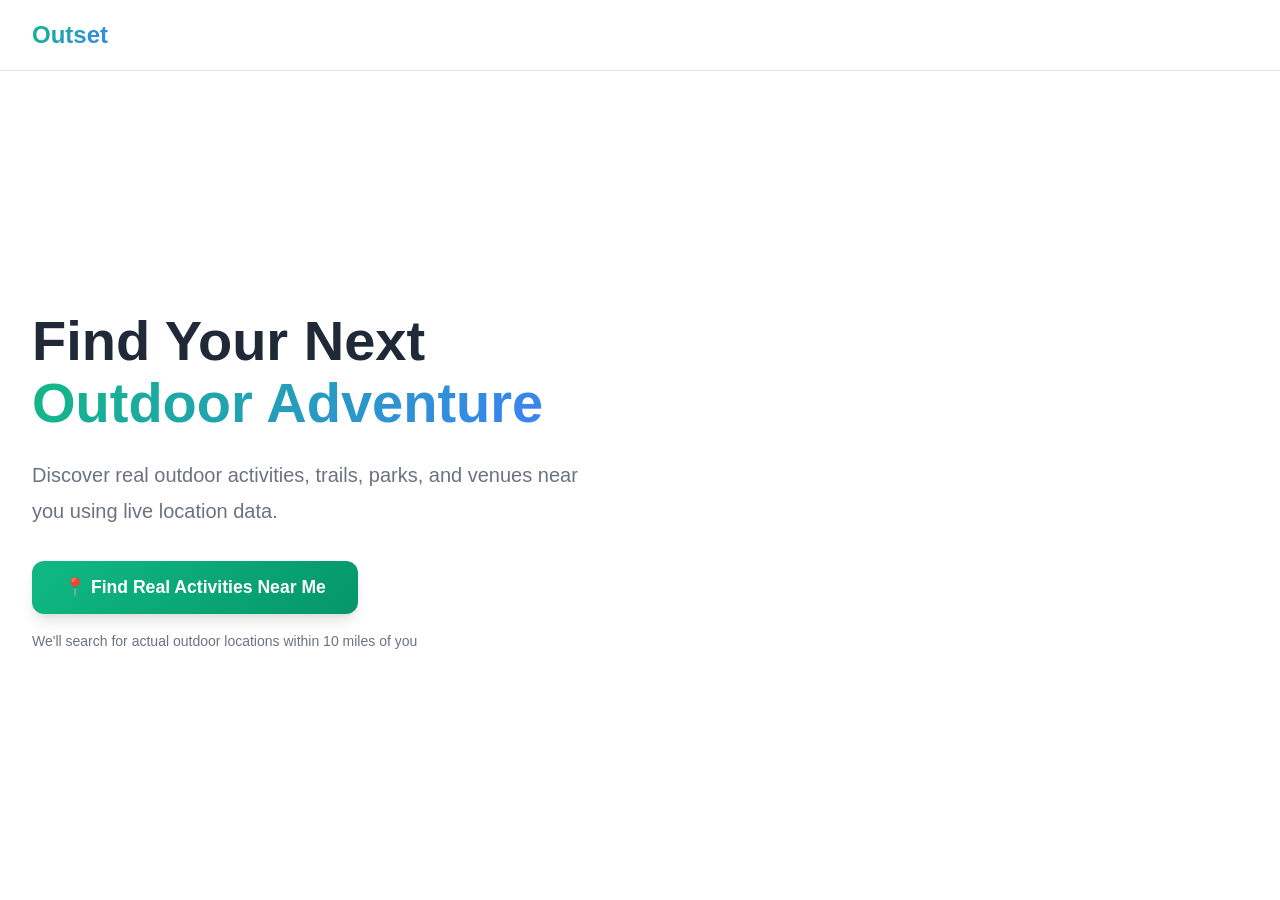
<file: real.html>
<!DOCTYPE html>
<html lang="en">
<head>
    <meta charset="UTF-8">
    <meta name="viewport" content="width=device-width, initial-scale=1.0">
    <title>Outset - Real Outdoor Activities Near You</title>
    <link rel="stylesheet" href="styles.css">
</head>
<body>
    <!-- Landing Page -->
    <div id="landing-page" class="page active">
        <nav class="navbar">
            <div class="nav-content">
                <div class="logo">Outset</div>
            </div>
        </nav>

        <section class="hero">
            <div class="hero-content">
                <h1>Find Your Next<br><span class="gradient-text">Outdoor Adventure</span></h1>
                <p class="hero-subtitle">Discover real outdoor activities, trails, parks, and venues near you using live location data.</p>
                <button id="find-activities" class="cta-button">
                    📍 Find Real Activities Near Me
                </button>
                <p class="privacy-note">We'll search for actual outdoor locations within 10 miles of you</p>
            </div>
        </section>
    </div>

    <!-- Loading Page -->
    <div id="loading-page" class="page">
        <div style="display: flex; flex-direction: column; align-items: center; justify-content: center; min-height: 100vh; padding: 2rem;">
            <div style="font-size: 4rem; animation: spin 2s linear infinite;">🌍</div>
            <h2 style="margin-top: 2rem;">Finding Activities Near You...</h2>
            <p id="loading-status" style="color: #6b7280; margin-top: 1rem;">Getting your location...</p>
            <div style="width: 300px; height: 4px; background: #e5e7eb; border-radius: 2px; margin-top: 2rem; overflow: hidden;">
                <div id="progress-bar" style="width: 0%; height: 100%; background: linear-gradient(90deg, #10b981, #3b82f6); transition: width 0.3s;"></div>
            </div>
        </div>
    </div>

    <!-- Activities Page -->
    <div id="activities-page" class="page">
        <nav class="navbar">
            <div class="nav-content">
                <div class="logo">Outset</div>
                <div class="nav-links">
                    <a href="#" class="nav-link active">Activities</a>
                    <a href="#" id="nav-schedule" class="nav-link">My Schedule</a>
                </div>
            </div>
        </nav>

        <div style="max-width: 1400px; margin: 0 auto; padding: 2rem;">
            <div style="margin-bottom: 2rem;">
                <h1>Real Activities Near You</h1>
                <p id="location-info" style="color: #6b7280; font-size: 1.1rem; margin-top: 0.5rem;">📍 Loading...</p>
                <p id="results-count" style="color: #10b981; font-weight: 600; margin-top: 0.5rem;"></p>
            </div>

            <div id="activities-container"></div>
        </div>
    </div>

    <!-- Schedule Page -->
    <div id="schedule-page" class="page">
        <nav class="navbar">
            <div class="nav-content">
                <div class="logo">Outset</div>
                <div class="nav-links">
                    <a href="#" id="nav-activities" class="nav-link">Activities</a>
                    <a href="#" class="nav-link active">My Schedule</a>
                </div>
            </div>
        </nav>

        <div style="max-width: 1000px; margin: 0 auto; padding: 2rem;">
            <h1>My Planned Activities</h1>
            <div id="schedule-container"></div>
            <div id="empty-schedule" style="text-align: center; padding: 4rem; display: none;">
                <div style="font-size: 4rem;">📅</div>
                <h2>No activities scheduled yet</h2>
                <p style="color: #6b7280;">Start exploring real outdoor locations and add them to your schedule!</p>
                <button id="back-to-activities" class="cta-button" style="margin-top: 1rem;">Browse Activities</button>
            </div>
        </div>
    </div>

    <style>
        @keyframes spin {
            from { transform: rotate(0deg); }
            to { transform: rotate(360deg); }
        }
    </style>

    <script src="real.js"></script>
</body>
</html>
</file>
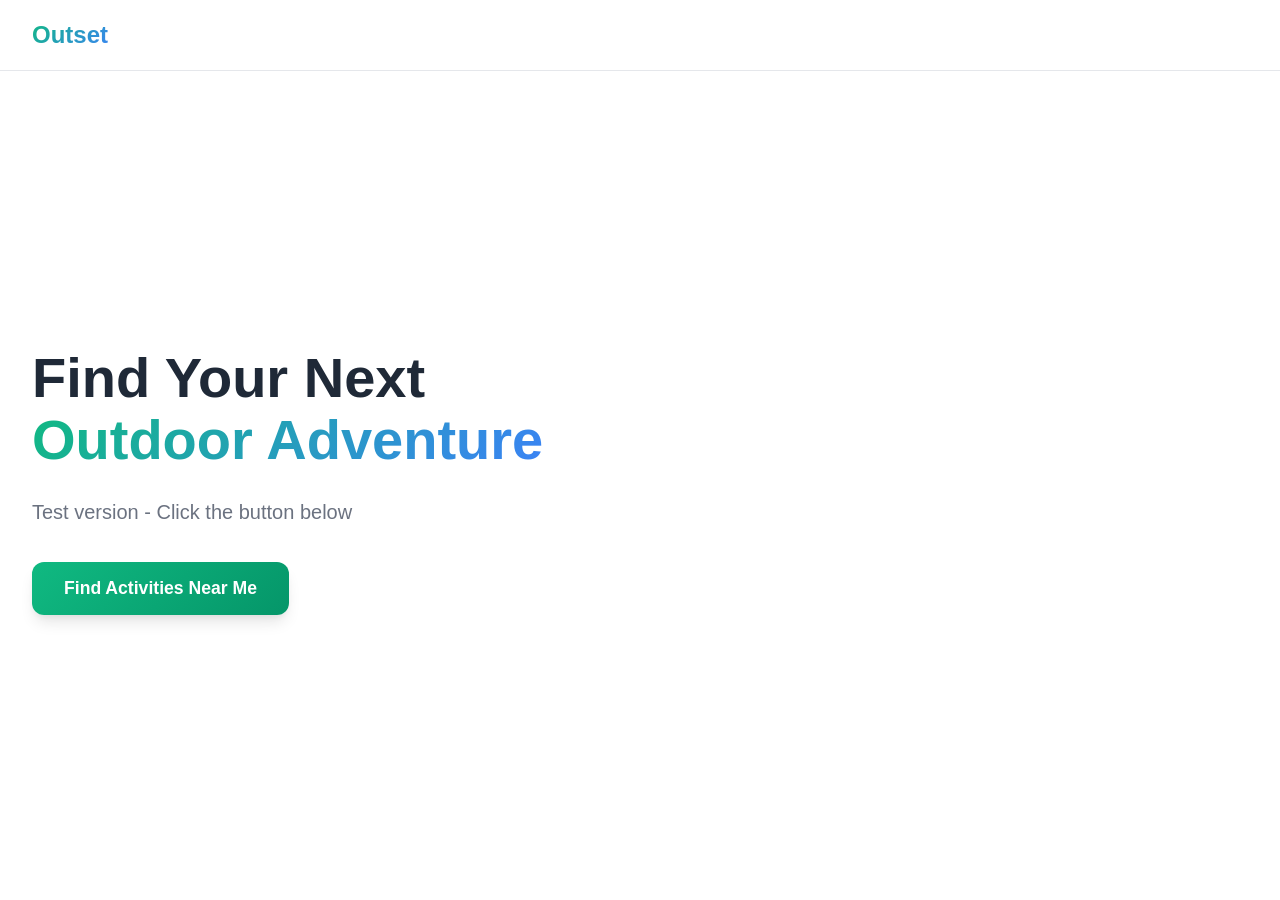
<file: test.html>
<!DOCTYPE html>
<html lang="en">
<head>
    <meta charset="UTF-8">
    <meta name="viewport" content="width=device-width, initial-scale=1.0">
    <title>Test - Outset</title>
    <link rel="stylesheet" href="styles.css">
</head>
<body>
    <!-- Landing Page -->
    <div id="landing-page" class="page active">
        <nav class="navbar">
            <div class="nav-content">
                <div class="logo">Outset</div>
            </div>
        </nav>

        <section class="hero">
            <div class="hero-content">
                <h1>Find Your Next<br><span class="gradient-text">Outdoor Adventure</span></h1>
                <p class="hero-subtitle">Test version - Click the button below</p>
                <button id="get-started-btn" class="cta-button">Find Activities Near Me</button>
                <p id="status"></p>
            </div>
        </section>
    </div>

    <!-- Activities Page -->
    <div id="activities-page" class="page">
        <nav class="navbar">
            <div class="nav-content">
                <div class="logo">Outset</div>
            </div>
        </nav>
        <div style="padding: 2rem;">
            <h1>Activities Page</h1>
            <p>This is the activities page!</p>
            <p id="location-info"></p>
            <div id="activities-list"></div>
        </div>
    </div>

    <script>
        console.log('Script loaded!');

        // Simple page navigation
        function showPage(pageId) {
            console.log('Showing page:', pageId);
            document.querySelectorAll('.page').forEach(page => {
                page.classList.remove('active');
            });
            const targetPage = document.getElementById(pageId);
            if (targetPage) {
                targetPage.classList.add('active');
                console.log('Page shown successfully');
            } else {
                console.error('Page not found:', pageId);
            }
        }

        // Wait for DOM to load
        document.addEventListener('DOMContentLoaded', function() {
            console.log('DOM loaded');

            const button = document.getElementById('get-started-btn');
            const status = document.getElementById('status');

            if (!button) {
                console.error('Button not found!');
                return;
            }

            console.log('Button found, attaching listener');

            button.addEventListener('click', async function() {
                console.log('Button clicked!');
                status.textContent = 'Button was clicked! Getting location...';

                // Test geolocation
                if (!navigator.geolocation) {
                    status.textContent = 'Geolocation not supported';
                    console.error('Geolocation not available');
                    // Still show the page
                    showPage('activities-page');
                    document.getElementById('location-info').textContent = 'Using default location: San Francisco, CA';
                    document.getElementById('activities-list').innerHTML = '<p>Sample activities would appear here</p>';
                    return;
                }

                navigator.geolocation.getCurrentPosition(
                    async function(position) {
                        console.log('Got position:', position.coords.latitude, position.coords.longitude);
                        status.textContent = 'Location found! Loading activities...';

                        // Show activities page
                        showPage('activities-page');

                        const lat = position.coords.latitude;
                        const lng = position.coords.longitude;

                        document.getElementById('location-info').textContent = `Your location: ${lat.toFixed(4)}, ${lng.toFixed(4)}`;

                        // Try to get city name
                        try {
                            const response = await fetch(
                                `https://nominatim.openstreetmap.org/reverse?format=json&lat=${lat}&lon=${lng}&zoom=10&addressdetails=1`,
                                { headers: { 'User-Agent': 'Outset-App' } }
                            );
                            const data = await response.json();
                            const city = data.address.city || data.address.town || data.address.village || 'Unknown';
                            const state = data.address.state || '';
                            document.getElementById('location-info').textContent = `Your location: ${city}, ${state}`;
                            console.log('City:', city, state);
                        } catch (error) {
                            console.error('Geocoding error:', error);
                        }

                        // Generate sample activities
                        const activities = [
                            { name: 'Sunset Trail Hike', type: 'hiking', distance: 3.2 },
                            { name: 'Rock Climbing', type: 'climbing', distance: 5.7 },
                            { name: 'Bike Path Ride', type: 'biking', distance: 2.1 }
                        ];

                        let html = '<h2>Activities Near You:</h2>';
                        activities.forEach(activity => {
                            html += `<p>🥾 ${activity.name} - ${activity.distance} miles away</p>`;
                        });

                        document.getElementById('activities-list').innerHTML = html;
                    },
                    function(error) {
                        console.error('Geolocation error:', error);
                        status.textContent = `Location error: ${error.message}. Using default location...`;

                        // Still show the page with default location
                        setTimeout(() => {
                            showPage('activities-page');
                            document.getElementById('location-info').textContent = 'Using default location: San Francisco, CA';
                            document.getElementById('activities-list').innerHTML = '<p>🥾 Sunset Trail Hike - 3.2 miles<br>🧗 Rock Climbing - 5.7 miles<br>🚴 Bike Ride - 2.1 miles</p>';
                        }, 500);
                    }
                );
            });

            console.log('Event listener attached successfully');
        });
    </script>
</body>
</html>
</file>
<file: style.css>
* {
    margin: 0;
    padding: 0;
    box-sizing: border-box;
}

:root {
    --primary: #2E7D32;
    --primary-dark: #1B5E20;
    --secondary: #0277BD;
    --accent: #4DB6AC;
    --text-dark: #1A1A1D;
    --text-medium: #4E4E50;
    --text-light: #6E6E73;
    --bg-light: #F1F8F4;
    --bg-white: #FFFFFF;
    --border: #C8E6C9;
    --shadow-sm: 0 1px 3px rgba(0,0,0,0.08);
    --shadow-md: 0 4px 6px -1px rgba(0,0,0,0.1);
    --shadow-lg: 0 10px 15px -3px rgba(0,0,0,0.1);
    --shadow-xl: 0 20px 25px -5px rgba(0,0,0,0.1);
}

body {
    font-family: 'Inter', -apple-system, BlinkMacSystemFont, 'Segoe UI', sans-serif;
    color: var(--text-dark);
    background: var(--bg-light);
    line-height: 1.6;
    -webkit-font-smoothing: antialiased;
}

.page {
    display: none;
    min-height: 100vh;
}

.page.active {
    display: block;
}

/* Schedule and Community Page Backgrounds */
#schedule-page,
#community-page {
    background: linear-gradient(135deg, #1B5E20 0%, #2E7D32 100%);
    background-attachment: fixed;
}

#schedule-page .page-title,
#schedule-page .page-subtitle,
#community-page .page-title,
#community-page .page-subtitle {
    color: white;
    text-shadow: 0 2px 4px rgba(0,0,0,0.2);
}

/* Navigation */
.main-nav {
    position: fixed;
    top: 0;
    left: 0;
    right: 0;
    z-index: 1000;
    padding: 1.5rem 0;
    transition: all 0.3s ease;
}

.main-nav.solid {
    background: rgba(255, 255, 255, 0.98);
    backdrop-filter: blur(10px);
    box-shadow: var(--shadow-sm);
}

.nav-container {
    max-width: 1400px;
    margin: 0 auto;
    padding: 0 2rem;
    display: flex;
    justify-content: space-between;
    align-items: center;
}

.brand {
    font-size: 1.5rem;
    font-weight: 800;
    letter-spacing: 0.5px;
    color: var(--text-dark);
}

.main-nav:not(.solid) .brand {
    color: white;
    text-shadow: 0 2px 4px rgba(0,0,0,0.2);
}

.nav-links {
    display: flex;
    gap: 2rem;
}

.nav-link {
    text-decoration: none;
    color: var(--text-medium);
    font-weight: 500;
    font-size: 0.95rem;
    transition: color 0.2s;
    position: relative;
}

.nav-link:hover,
.nav-link.active {
    color: var(--primary);
}

.main-nav:not(.solid) .nav-link {
    color: rgba(255, 255, 255, 0.9);
}

.main-nav:not(.solid) .nav-link:hover,
.main-nav:not(.solid) .nav-link.active {
    color: white;
}

/* Hero Section */
.hero-background {
    position: fixed;
    top: 0;
    left: 0;
    width: 100%;
    height: 100vh;
    background: linear-gradient(135deg, #0277BD 0%, #2E7D32 100%);
    background-size: cover;
    background-position: center;
    z-index: -2;
}

.hero-overlay {
    position: fixed;
    top: 0;
    left: 0;
    width: 100%;
    height: 100vh;
    background: linear-gradient(135deg, rgba(2, 119, 189, 0.8) 0%, rgba(46, 125, 50, 0.8) 100%);
    z-index: -1;
}

.hero-content {
    min-height: 100vh;
    display: flex;
    flex-direction: column;
    justify-content: center;
    align-items: center;
    padding: 2rem;
    padding-top: 100px;
}

.hero-text {
    text-align: center;
    color: white;
    margin-bottom: 3rem;
}

.hero-title {
    font-size: 4rem;
    font-weight: 800;
    line-height: 1.1;
    margin-bottom: 1rem;
    text-shadow: 0 4px 6px rgba(0,0,0,0.1);
}

.hero-subtitle {
    font-size: 1.5rem;
    font-weight: 400;
    opacity: 0.95;
    text-shadow: 0 2px 4px rgba(0,0,0,0.1);
}

.location-card {
    background: white;
    padding: 2.5rem;
    border-radius: 16px;
    box-shadow: var(--shadow-xl);
    max-width: 500px;
    width: 100%;
}

.newsletter-signup-card {
    background: rgba(255, 255, 255, 0.95);
    padding: 1.5rem;
    border-radius: 12px;
    box-shadow: var(--shadow-md);
    max-width: 500px;
    width: 100%;
    margin-top: 1.5rem;
    border: 1px solid var(--border);
}

.card-title {
    font-size: 1.5rem;
    font-weight: 700;
    margin-bottom: 1.5rem;
    color: var(--text-dark);
}

.input-group {
    margin-bottom: 1.5rem;
}

.input-label {
    display: block;
    font-weight: 600;
    font-size: 0.875rem;
    margin-bottom: 0.5rem;
    color: var(--text-medium);
    text-transform: uppercase;
    letter-spacing: 0.5px;
}

.input-field {
    width: 100%;
    padding: 0.875rem 1rem;
    border: 2px solid var(--border);
    border-radius: 8px;
    font-size: 1rem;
    font-family: inherit;
    transition: all 0.2s;
    background: var(--bg-white);
}

.input-field:focus {
    outline: none;
    border-color: var(--primary);
    box-shadow: 0 0 0 3px rgba(46, 125, 50, 0.1);
}

.primary-btn {
    width: 100%;
    padding: 1rem;
    background: var(--primary);
    color: white;
    border: none;
    border-radius: 8px;
    font-size: 1rem;
    font-weight: 600;
    cursor: pointer;
    transition: all 0.2s;
    box-shadow: var(--shadow-md);
}

.primary-btn:hover {
    background: var(--primary-dark);
    transform: translateY(-1px);
    box-shadow: var(--shadow-lg);
}

.primary-btn:active {
    transform: translateY(0);
}

.secondary-btn {
    width: 100%;
    padding: 0.75rem 1rem;
    background: transparent;
    color: var(--text-medium);
    border: 2px solid var(--border);
    border-radius: 8px;
    font-size: 0.875rem;
    font-weight: 600;
    cursor: pointer;
    transition: all 0.2s;
    margin-top: 0.5rem;
}

.secondary-btn:hover {
    border-color: var(--primary);
    color: var(--primary);
    background: var(--bg-light);
}

/* Loading */
.loading-container {
    min-height: 100vh;
    display: flex;
    flex-direction: column;
    justify-content: center;
    align-items: center;
    padding: 2rem;
}

.spinner {
    width: 60px;
    height: 60px;
    border: 4px solid var(--border);
    border-top-color: var(--primary);
    border-radius: 50%;
    animation: spin 1s linear infinite;
}

@keyframes spin {
    to { transform: rotate(360deg); }
}

.loading-title {
    margin-top: 2rem;
    font-size: 1.75rem;
    font-weight: 700;
    color: var(--text-dark);
}

.loading-text {
    margin-top: 0.5rem;
    color: var(--text-light);
}

.progress-container {
    width: 300px;
    height: 4px;
    background: var(--border);
    border-radius: 2px;
    margin-top: 2rem;
    overflow: hidden;
}

.progress-bar {
    height: 100%;
    background: linear-gradient(90deg, #2E7D32, #4DB6AC);
    transition: width 0.3s ease;
    width: 0%;
}

/* Activities Page Background */
.city-background {
    position: fixed;
    top: 0;
    left: 0;
    width: 100%;
    height: 400px;
    background: linear-gradient(135deg, #0277BD 0%, #2E7D32 100%);
    background-size: cover;
    background-position: center;
    z-index: -2;
}

.city-overlay {
    position: fixed;
    top: 0;
    left: 0;
    width: 100%;
    height: 400px;
    background: linear-gradient(to bottom, rgba(0,0,0,0.4) 0%, rgba(0,0,0,0.7) 100%);
    z-index: -1;
}

/* Content */
.content-wrapper {
    padding-top: 100px;
    min-height: 100vh;
}

.page-header {
    text-align: center;
    padding: 3rem 2rem;
    color: white;
}

.page-title {
    font-size: 3rem;
    font-weight: 800;
    margin-bottom: 0.5rem;
    text-shadow: 0 2px 4px rgba(0,0,0,0.2);
}

.page-subtitle {
    font-size: 1.25rem;
    opacity: 0.95;
    margin-bottom: 1.5rem;
}

/* Weather Widget */
.weather-widget {
    background: rgba(255, 255, 255, 0.95);
    backdrop-filter: blur(10px);
    border-radius: 16px;
    padding: 1.5rem;
    margin: 2rem auto 0;
    max-width: 600px;
    box-shadow: var(--shadow-lg);
    animation: slideIn 0.4s ease;
}

@keyframes slideIn {
    from {
        opacity: 0;
        transform: translateY(-20px);
    }
    to {
        opacity: 1;
        transform: translateY(0);
    }
}

.weather-content {
    display: flex;
    gap: 2rem;
    align-items: center;
}

.weather-main {
    display: flex;
    align-items: center;
    gap: 1rem;
    flex: 1;
}

.weather-icon {
    color: var(--primary);
    display: flex;
    align-items: center;
    justify-content: center;
}

.weather-temp {
    display: flex;
    align-items: flex-start;
    gap: 0.25rem;
}

.temp-value {
    font-size: 3rem;
    font-weight: 700;
    color: var(--text-dark);
    line-height: 1;
}

.temp-unit {
    font-size: 1.5rem;
    color: var(--text-medium);
    margin-top: 0.5rem;
}

.weather-desc {
    font-size: 1.125rem;
    color: var(--text-medium);
    font-weight: 500;
    text-transform: capitalize;
}

.weather-details {
    display: flex;
    flex-direction: column;
    gap: 0.75rem;
    padding-left: 2rem;
    border-left: 2px solid var(--border);
}

.weather-detail {
    display: flex;
    align-items: center;
    gap: 0.5rem;
    font-size: 0.95rem;
    color: var(--text-medium);
}

.detail-icon {
    font-size: 1.25rem;
}

@media (max-width: 768px) {
    .weather-content {
        flex-direction: column;
        gap: 1.5rem;
    }

    .weather-details {
        border-left: none;
        border-top: 2px solid var(--border);
        padding-left: 0;
        padding-top: 1rem;
        width: 100%;
    }
}

.main-content {
    max-width: 1400px;
    margin: 0 auto;
    padding: 0 2rem 4rem;
    display: grid;
    grid-template-columns: 280px 1fr;
    gap: 2rem;
}

/* Filters */
.filters-sidebar {
    background: white;
    padding: 1.5rem;
    border-radius: 12px;
    box-shadow: var(--shadow-md);
    position: sticky;
    top: 120px;
    max-height: calc(100vh - 140px);
    overflow-y: auto;
    overflow-x: hidden;
    position: relative;
}

/* Scroll indicator */
.filters-sidebar::after {
    content: '';
    position: sticky;
    bottom: -1.5rem;
    left: -1.5rem;
    right: -1.5rem;
    height: 40px;
    background: linear-gradient(to top, white, transparent);
    pointer-events: none;
    opacity: 0;
    transition: opacity 0.3s;
}

.filters-sidebar.has-more::after {
    opacity: 1;
}

/* Custom scrollbar for filters */
.filters-sidebar::-webkit-scrollbar {
    width: 8px;
}

.filters-sidebar::-webkit-scrollbar-track {
    background: var(--bg-light);
    border-radius: 4px;
}

.filters-sidebar::-webkit-scrollbar-thumb {
    background: var(--border);
    border-radius: 4px;
}

.filters-sidebar::-webkit-scrollbar-thumb:hover {
    background: var(--text-light);
}

.filter-title {
    font-size: 1.25rem;
    font-weight: 700;
    margin-bottom: 1.5rem;
    color: var(--text-dark);
    position: sticky;
    top: -1.5rem;
    background: white;
    padding: 1.5rem 0 0.75rem 0;
    margin: -1.5rem -1.5rem 1.5rem -1.5rem;
    padding-left: 1.5rem;
    padding-right: 1.5rem;
    z-index: 1;
    border-bottom: 1px solid transparent;
}

.filters-sidebar.scrolled .filter-title {
    border-bottom-color: var(--border);
    box-shadow: 0 2px 4px rgba(0,0,0,0.05);
}

.filter-section {
    margin-bottom: 1.5rem;
    padding-bottom: 1.25rem;
    border-bottom: 1px solid var(--border);
}

.filter-section:last-of-type {
    border-bottom: none;
    margin-bottom: 1rem;
}

.filter-heading {
    font-size: 0.875rem;
    font-weight: 600;
    text-transform: uppercase;
    letter-spacing: 0.5px;
    color: var(--text-medium);
    margin-bottom: 1rem;
}

.filter-options {
    display: flex;
    flex-direction: column;
    gap: 0.75rem;
}

.filter-checkbox {
    display: flex;
    align-items: center;
    cursor: pointer;
    font-size: 0.95rem;
    color: var(--text-dark);
}

.filter-checkbox input {
    margin-right: 0.75rem;
    width: 18px;
    height: 18px;
    cursor: pointer;
}

.filter-checkbox span {
    user-select: none;
}

/* Activities */
.activities-content {
    display: grid;
    grid-template-columns: repeat(auto-fill, minmax(340px, 1fr));
    gap: 1.5rem;
}

.activity-card {
    background: white;
    border-radius: 12px;
    overflow: hidden;
    box-shadow: var(--shadow-md);
    transition: all 0.3s ease;
    height: fit-content;
}

.activity-card:hover {
    transform: translateY(-4px);
    box-shadow: var(--shadow-xl);
}

.activity-image {
    height: 200px;
    position: relative;
    background-size: cover;
    background-position: center;
    background-color: #E0E0E0;
}

.activity-image::after {
    content: '';
    position: absolute;
    top: 0;
    left: 0;
    right: 0;
    bottom: 0;
    background: linear-gradient(to bottom, rgba(0,0,0,0.1) 0%, rgba(0,0,0,0.3) 100%);
    pointer-events: none;
}

.activity-category {
    position: absolute;
    top: 1rem;
    right: 1rem;
    background: rgba(255,255,255,0.95);
    padding: 0.5rem 1rem;
    border-radius: 20px;
    font-size: 0.75rem;
    font-weight: 600;
    text-transform: uppercase;
    letter-spacing: 0.5px;
    color: var(--text-dark);
    z-index: 1;
    backdrop-filter: blur(4px);
}

.activity-body {
    padding: 1.5rem;
}

.activity-header {
    display: flex;
    justify-content: space-between;
    align-items: start;
    margin-bottom: 1rem;
}

.activity-title {
    font-size: 1.25rem;
    font-weight: 700;
    color: var(--text-dark);
    flex: 1;
}

.activity-distance {
    background: var(--bg-light);
    padding: 0.25rem 0.75rem;
    border-radius: 12px;
    font-size: 0.875rem;
    font-weight: 600;
    color: var(--text-medium);
    white-space: nowrap;
    margin-left: 1rem;
}

.activity-description {
    color: var(--text-light);
    font-size: 0.95rem;
    line-height: 1.6;
    margin-bottom: 1rem;
}

.activity-location {
    display: flex;
    align-items: center;
    gap: 0.5rem;
    padding: 0.75rem;
    background: var(--bg-light);
    border-radius: 6px;
    margin-bottom: 1rem;
    color: var(--text-medium);
    font-size: 0.875rem;
}

.activity-location svg {
    flex-shrink: 0;
    color: var(--primary);
}

.location-address {
    flex: 1;
    line-height: 1.4;
}

.activity-meta {
    display: flex;
    gap: 1rem;
    margin-bottom: 1rem;
    flex-wrap: wrap;
}

.meta-badge {
    display: inline-flex;
    align-items: center;
    gap: 0.5rem;
    padding: 0.375rem 0.75rem;
    background: var(--bg-light);
    border-radius: 6px;
    font-size: 0.875rem;
    color: var(--text-medium);
}

.meta-label {
    font-weight: 600;
}

.activity-actions {
    display: flex;
    gap: 0.75rem;
    margin-bottom: 1rem;
}

.action-btn {
    flex: 1;
    display: flex;
    align-items: center;
    justify-content: center;
    gap: 0.5rem;
    padding: 0.75rem 1rem;
    border-radius: 8px;
    font-size: 0.875rem;
    font-weight: 600;
    cursor: pointer;
    transition: all 0.2s;
    text-decoration: none;
    border: none;
    font-family: inherit;
}

.directions-btn {
    background: var(--primary);
    color: white;
}

.directions-btn:hover {
    background: var(--primary-dark);
    transform: translateY(-1px);
    box-shadow: var(--shadow-md);
}

.share-btn {
    background: var(--bg-light);
    color: var(--text-dark);
    border: 2px solid var(--border);
}

.share-btn:hover {
    border-color: var(--secondary);
    color: var(--secondary);
    transform: translateY(-1px);
}

.action-btn svg {
    width: 16px;
    height: 16px;
}

.activity-footer {
    border-top: 1px solid var(--border);
    padding-top: 1rem;
    margin-top: 1rem;
}

.time-slots {
    display: flex;
    flex-direction: column;
    gap: 0.75rem;
}

.time-slot {
    display: flex;
    justify-content: space-between;
    align-items: center;
    padding: 0.75rem;
    background: var(--bg-light);
    border-radius: 8px;
}

.time-info {
    flex: 1;
}

.time-day {
    font-weight: 600;
    font-size: 0.95rem;
    color: var(--text-dark);
}

.time-hour {
    font-size: 0.875rem;
    color: var(--text-light);
}

.add-btn {
    padding: 0.5rem 1.25rem;
    background: var(--primary);
    color: white;
    border: none;
    border-radius: 6px;
    font-size: 0.875rem;
    font-weight: 600;
    cursor: pointer;
    transition: all 0.2s;
}

.add-btn:hover {
    background: var(--primary-dark);
}

/* Schedule */
.schedule-content {
    max-width: 900px;
    margin: 0 auto;
    padding: 2rem;
}

.schedule-card {
    background: white;
    border-radius: 12px;
    padding: 2rem;
    margin-bottom: 1.5rem;
    box-shadow: var(--shadow-md);
    display: grid;
    grid-template-columns: 1fr auto;
    gap: 2rem;
    align-items: center;
}

.schedule-info h3 {
    font-size: 1.5rem;
    font-weight: 700;
    margin-bottom: 1rem;
    color: var(--text-dark);
}

.schedule-details {
    display: flex;
    flex-direction: column;
    gap: 0.5rem;
    color: var(--text-medium);
}

.schedule-detail {
    display: flex;
    align-items: center;
    gap: 0.75rem;
    font-size: 1rem;
}

.detail-label {
    font-weight: 600;
    color: var(--text-dark);
}

.remove-btn {
    padding: 0.75rem 1.5rem;
    background: #EF4444;
    color: white;
    border: none;
    border-radius: 8px;
    font-weight: 600;
    cursor: pointer;
    transition: all 0.2s;
}

.remove-btn:hover {
    background: #DC2626;
}

.empty-state {
    text-align: center;
    padding: 4rem 2rem;
}

.empty-state h2 {
    font-size: 2rem;
    font-weight: 700;
    margin-bottom: 1rem;
    color: var(--text-dark);
}

.empty-state p {
    color: var(--text-light);
    font-size: 1.125rem;
    margin-bottom: 2rem;
}

/* Community Page */
.profile-setup {
    max-width: 600px;
    margin: 2rem auto;
}

.setup-card {
    background: white;
    border-radius: 16px;
    padding: 3rem;
    box-shadow: var(--shadow-lg);
}

.setup-card h2 {
    font-size: 2rem;
    font-weight: 700;
    margin-bottom: 1rem;
    color: var(--text-dark);
}

.setup-card p {
    color: var(--text-light);
    margin-bottom: 2rem;
}

.interest-selector {
    display: flex;
    flex-wrap: wrap;
    gap: 0.75rem;
    margin-top: 0.5rem;
}

.interest-tag {
    padding: 0.5rem 1rem;
    background: var(--bg-light);
    border: 2px solid transparent;
    border-radius: 20px;
    cursor: pointer;
    transition: all 0.2s;
    font-size: 0.875rem;
    font-weight: 500;
}

.interest-tag:hover {
    border-color: var(--primary);
}

.interest-tag.selected {
    background: var(--primary);
    color: white;
    border-color: var(--primary);
}

.community-content {
    max-width: 1200px;
    margin: 0 auto;
    padding: 2rem;
}

.community-tabs {
    display: flex;
    gap: 1rem;
    border-bottom: 2px solid var(--border);
    margin-bottom: 2rem;
}

.tab-btn {
    padding: 1rem 2rem;
    background: none;
    border: none;
    font-size: 1rem;
    font-weight: 600;
    color: var(--text-light);
    cursor: pointer;
    position: relative;
    transition: all 0.2s;
}

.tab-btn:hover {
    color: var(--primary);
}

.tab-btn.active {
    color: var(--primary);
}

.tab-btn.active::after {
    content: '';
    position: absolute;
    bottom: -2px;
    left: 0;
    right: 0;
    height: 2px;
    background: var(--primary);
}

.tab-content {
    display: none;
}

.tab-content.active {
    display: block;
}

.tab-header {
    display: flex;
    justify-content: flex-end;
    margin-bottom: 2rem;
}

/* Group Activities */
.group-card {
    background: white;
    border-radius: 12px;
    padding: 2rem;
    margin-bottom: 1.5rem;
    box-shadow: var(--shadow-md);
    transition: all 0.2s;
}

.group-card:hover {
    box-shadow: var(--shadow-lg);
}

.group-header {
    display: flex;
    justify-content: space-between;
    align-items: flex-start;
    margin-bottom: 1rem;
}

.group-title {
    font-size: 1.5rem;
    font-weight: 700;
    color: var(--text-dark);
    margin-bottom: 0.5rem;
}

.group-host {
    font-size: 0.875rem;
    color: var(--text-light);
}

.group-badge {
    padding: 0.5rem 1rem;
    background: var(--accent);
    color: white;
    border-radius: 20px;
    font-size: 0.875rem;
    font-weight: 600;
}

.group-details {
    display: grid;
    grid-template-columns: repeat(auto-fit, minmax(200px, 1fr));
    gap: 1rem;
    margin: 1.5rem 0;
    padding: 1.5rem;
    background: var(--bg-light);
    border-radius: 8px;
}

.group-detail {
    display: flex;
    align-items: center;
    gap: 0.5rem;
    font-size: 0.9rem;
}

.group-detail-icon {
    font-size: 1.25rem;
}

.group-description {
    color: var(--text-dark);
    line-height: 1.6;
    margin-bottom: 1.5rem;
}

.group-participants {
    display: flex;
    align-items: center;
    gap: 1rem;
    margin-bottom: 1rem;
}

.participant-avatars {
    display: flex;
    margin-right: 0.5rem;
}

.participant-avatar {
    width: 36px;
    height: 36px;
    border-radius: 50%;
    background: linear-gradient(135deg, var(--primary) 0%, var(--secondary) 100%);
    border: 2px solid white;
    margin-left: -10px;
    display: flex;
    align-items: center;
    justify-content: center;
    color: white;
    font-weight: 600;
    font-size: 0.875rem;
}

.participant-avatar:first-child {
    margin-left: 0;
}

.participant-count {
    font-size: 0.875rem;
    color: var(--text-light);
}

.group-footer {
    display: flex;
    justify-content: space-between;
    align-items: center;
    padding-top: 1rem;
    border-top: 1px solid var(--border);
}

.join-btn {
    padding: 0.75rem 2rem;
    background: var(--primary);
    color: white;
    border: none;
    border-radius: 8px;
    font-weight: 600;
    cursor: pointer;
    transition: all 0.2s;
}

.join-btn:hover {
    background: var(--primary-dark);
}

.join-btn.joined {
    background: var(--text-light);
    cursor: default;
}

.join-btn.joined:hover {
    background: var(--text-light);
}

/* User Cards */
.user-card {
    background: white;
    border-radius: 12px;
    padding: 1.5rem;
    margin-bottom: 1rem;
    box-shadow: var(--shadow-md);
    display: flex;
    gap: 1.5rem;
    align-items: center;
}

.user-avatar {
    width: 80px;
    height: 80px;
    border-radius: 50%;
    background: linear-gradient(135deg, var(--primary) 0%, var(--secondary) 100%);
    display: flex;
    align-items: center;
    justify-content: center;
    color: white;
    font-size: 2rem;
    font-weight: 700;
    flex-shrink: 0;
}

.user-info {
    flex: 1;
}

.user-name {
    font-size: 1.25rem;
    font-weight: 700;
    color: var(--text-dark);
    margin-bottom: 0.5rem;
}

.user-bio {
    color: var(--text-light);
    font-size: 0.9rem;
    margin-bottom: 0.75rem;
}

.user-interests {
    display: flex;
    flex-wrap: wrap;
    gap: 0.5rem;
}

.interest-badge {
    padding: 0.25rem 0.75rem;
    background: var(--bg-light);
    border-radius: 12px;
    font-size: 0.8rem;
    color: var(--primary);
    font-weight: 500;
}

.user-actions {
    display: flex;
    gap: 0.75rem;
}

.connect-btn {
    padding: 0.75rem 1.5rem;
    background: var(--primary);
    color: white;
    border: none;
    border-radius: 8px;
    font-weight: 600;
    cursor: pointer;
    transition: all 0.2s;
}

.connect-btn:hover {
    background: var(--primary-dark);
}

/* Profile Display */
.profile-card {
    background: white;
    border-radius: 16px;
    padding: 3rem;
    box-shadow: var(--shadow-lg);
    max-width: 800px;
    margin: 0 auto;
}

.profile-header {
    text-align: center;
    margin-bottom: 2rem;
}

.profile-avatar {
    width: 120px;
    height: 120px;
    border-radius: 50%;
    background: linear-gradient(135deg, var(--primary) 0%, var(--secondary) 100%);
    display: flex;
    align-items: center;
    justify-content: center;
    color: white;
    font-size: 3rem;
    font-weight: 700;
    margin: 0 auto 1rem;
}

.profile-name {
    font-size: 2rem;
    font-weight: 700;
    color: var(--text-dark);
    margin-bottom: 0.5rem;
}

.profile-bio {
    color: var(--text-light);
    font-size: 1rem;
    line-height: 1.6;
}

.profile-section {
    margin-top: 2rem;
}

.profile-section h3 {
    font-size: 1.25rem;
    font-weight: 700;
    margin-bottom: 1rem;
    color: var(--text-dark);
}

.edit-profile-btn {
    margin-top: 2rem;
    width: 100%;
}

/* Modal */
.modal {
    display: none;
    position: fixed;
    top: 0;
    left: 0;
    right: 0;
    bottom: 0;
    background: rgba(0, 0, 0, 0.5);
    z-index: 1000;
    align-items: center;
    justify-content: center;
}

.modal.active {
    display: flex;
}

.modal-content {
    background: white;
    border-radius: 16px;
    width: 90%;
    max-width: 600px;
    max-height: 90vh;
    overflow-y: auto;
    box-shadow: 0 20px 60px rgba(0,0,0,0.3);
}

.modal-header {
    display: flex;
    justify-content: space-between;
    align-items: center;
    padding: 2rem;
    border-bottom: 1px solid var(--border);
}

.modal-header h2 {
    font-size: 1.75rem;
    font-weight: 700;
    color: var(--text-dark);
}

.modal-close {
    width: 40px;
    height: 40px;
    border: none;
    background: var(--bg-light);
    border-radius: 50%;
    font-size: 1.5rem;
    color: var(--text-light);
    cursor: pointer;
    transition: all 0.2s;
}

.modal-close:hover {
    background: var(--border);
}

.modal-body {
    padding: 2rem;
}

.modal-footer {
    display: flex;
    justify-content: flex-end;
    gap: 1rem;
    padding: 2rem;
    border-top: 1px solid var(--border);
}

/* Responsive */
@media (max-width: 1024px) {
    .main-content {
        grid-template-columns: 1fr;
    }

    .filters-sidebar {
        position: static;
    }
}

@media (max-width: 768px) {
    .hero-title {
        font-size: 2.5rem;
    }

    .hero-subtitle {
        font-size: 1.125rem;
    }

    .page-title {
        font-size: 2rem;
    }

    .activities-content {
        grid-template-columns: 1fr;
    }

    .schedule-card {
        grid-template-columns: 1fr;
    }

    .nav-links {
        gap: 1rem;
    }
}
</file>
<file: styles.css>
* {
    margin: 0;
    padding: 0;
    box-sizing: border-box;
}

:root {
    --primary: #10b981;
    --primary-dark: #059669;
    --secondary: #3b82f6;
    --accent: #f59e0b;
    --text: #1f2937;
    --text-light: #6b7280;
    --bg: #ffffff;
    --bg-gray: #f9fafb;
    --border: #e5e7eb;
    --shadow: 0 4px 6px -1px rgba(0, 0, 0, 0.1), 0 2px 4px -1px rgba(0, 0, 0, 0.06);
    --shadow-lg: 0 10px 15px -3px rgba(0, 0, 0, 0.1), 0 4px 6px -2px rgba(0, 0, 0, 0.05);
}

body {
    font-family: -apple-system, BlinkMacSystemFont, 'Segoe UI', 'Roboto', 'Oxygen', 'Ubuntu', 'Cantarell', sans-serif;
    color: var(--text);
    background: var(--bg);
    line-height: 1.6;
}

/* Page Navigation */
.page {
    display: none;
    min-height: 100vh;
}

.page.active {
    display: block;
}

/* Navbar */
.navbar {
    background: rgba(255, 255, 255, 0.95);
    backdrop-filter: blur(10px);
    border-bottom: 1px solid var(--border);
    position: sticky;
    top: 0;
    z-index: 100;
}

.nav-content {
    max-width: 1400px;
    margin: 0 auto;
    padding: 1rem 2rem;
    display: flex;
    justify-content: space-between;
    align-items: center;
}

.logo {
    font-size: 1.5rem;
    font-weight: 700;
    background: linear-gradient(135deg, var(--primary), var(--secondary));
    -webkit-background-clip: text;
    -webkit-text-fill-color: transparent;
    background-clip: text;
}

.nav-links {
    display: flex;
    gap: 2rem;
}

.nav-link {
    text-decoration: none;
    color: var(--text);
    font-weight: 500;
    transition: color 0.2s;
}

.nav-link:hover {
    color: var(--primary);
}

.nav-link.active {
    color: var(--primary);
}

/* Hero Section */
.hero {
    max-width: 1400px;
    margin: 0 auto;
    padding: 4rem 2rem;
    display: grid;
    grid-template-columns: 1fr 1fr;
    gap: 4rem;
    align-items: center;
    min-height: calc(100vh - 80px);
}

.hero-content h1 {
    font-size: 3.5rem;
    font-weight: 800;
    line-height: 1.1;
    margin-bottom: 1.5rem;
}

.gradient-text {
    background: linear-gradient(135deg, var(--primary), var(--secondary));
    -webkit-background-clip: text;
    -webkit-text-fill-color: transparent;
    background-clip: text;
}

.hero-subtitle {
    font-size: 1.25rem;
    color: var(--text-light);
    margin-bottom: 2rem;
    line-height: 1.8;
}

.cta-button {
    background: linear-gradient(135deg, var(--primary), var(--primary-dark));
    color: white;
    border: none;
    padding: 1rem 2rem;
    font-size: 1.1rem;
    font-weight: 600;
    border-radius: 12px;
    cursor: pointer;
    display: inline-flex;
    align-items: center;
    gap: 0.5rem;
    transition: transform 0.2s, box-shadow 0.2s;
    box-shadow: var(--shadow-lg);
}

.cta-button:hover {
    transform: translateY(-2px);
    box-shadow: 0 20px 25px -5px rgba(0, 0, 0, 0.1), 0 10px 10px -5px rgba(0, 0, 0, 0.04);
}

.privacy-note {
    margin-top: 1rem;
    font-size: 0.875rem;
    color: var(--text-light);
}

/* Hero Image */
.hero-image {
    display: flex;
    justify-content: center;
    align-items: center;
}

.activity-card-preview {
    display: grid;
    grid-template-columns: 1fr 1fr;
    gap: 1.5rem;
    animation: float 6s ease-in-out infinite;
}

@keyframes float {
    0%, 100% { transform: translateY(0); }
    50% { transform: translateY(-20px); }
}

.preview-card {
    background: white;
    padding: 2rem;
    border-radius: 16px;
    box-shadow: var(--shadow-lg);
    text-align: center;
    transition: transform 0.3s;
}

.preview-card:hover {
    transform: scale(1.05);
}

.preview-icon {
    font-size: 3rem;
    margin-bottom: 0.5rem;
}

.preview-text {
    font-weight: 600;
    color: var(--text);
}

/* Features */
.features {
    max-width: 1400px;
    margin: 0 auto;
    padding: 4rem 2rem;
    display: grid;
    grid-template-columns: repeat(3, 1fr);
    gap: 3rem;
    background: var(--bg-gray);
}

.feature {
    text-align: center;
    padding: 2rem;
}

.feature-icon {
    font-size: 3rem;
    margin-bottom: 1rem;
}

.feature h3 {
    font-size: 1.5rem;
    margin-bottom: 0.5rem;
}

.feature p {
    color: var(--text-light);
}

/* Activities Page */
.activities-container {
    display: grid;
    grid-template-columns: 280px 1fr;
    max-width: 1400px;
    margin: 0 auto;
    min-height: calc(100vh - 80px);
}

.filters-sidebar {
    background: var(--bg-gray);
    padding: 2rem;
    border-right: 1px solid var(--border);
    overflow-y: auto;
    max-height: calc(100vh - 80px);
}

.filters-sidebar h2 {
    font-size: 1.5rem;
    margin-bottom: 1.5rem;
}

.filter-section {
    margin-bottom: 2rem;
}

.filter-section h3 {
    font-size: 1rem;
    font-weight: 600;
    margin-bottom: 1rem;
    color: var(--text);
}

.filter-section label {
    display: block;
    margin-bottom: 0.75rem;
    color: var(--text);
    cursor: pointer;
    font-size: 0.9rem;
}

.filter-section input[type="checkbox"],
.filter-section input[type="radio"] {
    margin-right: 0.5rem;
}

.filter-section input[type="range"] {
    width: 100%;
    margin-top: 0.5rem;
}

.location-display {
    display: flex;
    align-items: center;
    gap: 0.5rem;
    padding: 0.75rem;
    background: white;
    border-radius: 8px;
    margin-bottom: 1rem;
    font-size: 0.875rem;
    color: var(--text-light);
}

/* Activities Main */
.activities-main {
    padding: 2rem;
}

.activities-header {
    display: flex;
    justify-content: space-between;
    align-items: center;
    margin-bottom: 2rem;
}

.activities-header h1 {
    font-size: 2rem;
}

.sort-options select {
    padding: 0.5rem 1rem;
    border: 1px solid var(--border);
    border-radius: 8px;
    font-size: 1rem;
    cursor: pointer;
}

/* Activities Grid */
.activities-grid {
    display: grid;
    grid-template-columns: repeat(auto-fill, minmax(320px, 1fr));
    gap: 1.5rem;
}

.activity-card {
    background: white;
    border-radius: 16px;
    overflow: hidden;
    box-shadow: var(--shadow);
    transition: transform 0.2s, box-shadow 0.2s;
    cursor: pointer;
}

.activity-card:hover {
    transform: translateY(-4px);
    box-shadow: var(--shadow-lg);
}

.activity-image {
    width: 100%;
    height: 200px;
    background: linear-gradient(135deg, var(--primary), var(--secondary));
    display: flex;
    align-items: center;
    justify-content: center;
    font-size: 4rem;
}

.activity-info {
    padding: 1.5rem;
}

.activity-type {
    display: inline-block;
    padding: 0.25rem 0.75rem;
    background: var(--bg-gray);
    color: var(--primary);
    border-radius: 20px;
    font-size: 0.75rem;
    font-weight: 600;
    text-transform: uppercase;
    margin-bottom: 0.5rem;
}

.activity-info h3 {
    font-size: 1.25rem;
    margin-bottom: 0.5rem;
}

.activity-meta {
    display: flex;
    flex-direction: column;
    gap: 0.5rem;
    color: var(--text-light);
    font-size: 0.875rem;
    margin-bottom: 1rem;
}

.meta-item {
    display: flex;
    align-items: center;
    gap: 0.5rem;
}

.activity-description {
    color: var(--text-light);
    font-size: 0.875rem;
    line-height: 1.6;
    margin-bottom: 1rem;
}

.activity-footer {
    display: flex;
    justify-content: space-between;
    align-items: center;
    padding-top: 1rem;
    border-top: 1px solid var(--border);
}

.difficulty-badge {
    padding: 0.25rem 0.75rem;
    background: var(--bg-gray);
    border-radius: 20px;
    font-size: 0.75rem;
    font-weight: 600;
}

.difficulty-beginner {
    color: var(--primary);
}

.difficulty-intermediate {
    color: var(--accent);
}

.view-details-btn {
    background: var(--primary);
    color: white;
    border: none;
    padding: 0.5rem 1rem;
    border-radius: 8px;
    font-weight: 600;
    cursor: pointer;
    transition: background 0.2s;
}

.view-details-btn:hover {
    background: var(--primary-dark);
}

/* Activity Detail Page */
.activity-detail-content {
    max-width: 1000px;
    margin: 0 auto;
    padding: 2rem;
}

.detail-header {
    margin-bottom: 2rem;
}

.detail-image {
    width: 100%;
    height: 400px;
    background: linear-gradient(135deg, var(--primary), var(--secondary));
    border-radius: 16px;
    display: flex;
    align-items: center;
    justify-content: center;
    font-size: 8rem;
    margin-bottom: 2rem;
}

.detail-title {
    font-size: 2.5rem;
    margin-bottom: 1rem;
}

.detail-meta {
    display: flex;
    gap: 2rem;
    flex-wrap: wrap;
    color: var(--text-light);
    margin-bottom: 2rem;
}

.detail-section {
    margin-bottom: 2rem;
}

.detail-section h2 {
    font-size: 1.5rem;
    margin-bottom: 1rem;
}

.detail-section p {
    color: var(--text-light);
    line-height: 1.8;
}

.schedule-section {
    background: var(--bg-gray);
    padding: 2rem;
    border-radius: 16px;
    margin-top: 2rem;
}

.schedule-section h2 {
    margin-bottom: 1.5rem;
}

.time-slots {
    display: grid;
    gap: 1rem;
}

.time-slot {
    background: white;
    padding: 1.5rem;
    border-radius: 12px;
    display: flex;
    justify-content: space-between;
    align-items: center;
    box-shadow: var(--shadow);
}

.time-slot-info h3 {
    font-size: 1.1rem;
    margin-bottom: 0.25rem;
}

.time-slot-info p {
    color: var(--text-light);
    font-size: 0.875rem;
}

.add-to-schedule-btn {
    background: var(--primary);
    color: white;
    border: none;
    padding: 0.75rem 1.5rem;
    border-radius: 8px;
    font-weight: 600;
    cursor: pointer;
    transition: all 0.2s;
}

.add-to-schedule-btn:hover {
    background: var(--primary-dark);
}

.add-to-schedule-btn.added {
    background: var(--text-light);
    cursor: default;
}

/* Schedule Page */
.schedule-container {
    max-width: 1000px;
    margin: 0 auto;
    padding: 2rem;
}

.schedule-container h1 {
    font-size: 2rem;
    margin-bottom: 2rem;
}

.scheduled-activities {
    display: flex;
    flex-direction: column;
    gap: 1.5rem;
}

.scheduled-activity-card {
    background: white;
    border-radius: 16px;
    padding: 2rem;
    box-shadow: var(--shadow);
    display: grid;
    grid-template-columns: auto 1fr auto;
    gap: 2rem;
    align-items: center;
}

.scheduled-icon {
    font-size: 3rem;
}

.scheduled-info h3 {
    font-size: 1.5rem;
    margin-bottom: 0.5rem;
}

.scheduled-info p {
    color: var(--text-light);
    margin-bottom: 0.25rem;
}

.remove-btn {
    background: #ef4444;
    color: white;
    border: none;
    padding: 0.5rem 1rem;
    border-radius: 8px;
    font-weight: 600;
    cursor: pointer;
    transition: background 0.2s;
}

.remove-btn:hover {
    background: #dc2626;
}

.empty-state {
    text-align: center;
    padding: 4rem 2rem;
}

.empty-icon {
    font-size: 4rem;
    margin-bottom: 1rem;
}

.empty-state h2 {
    font-size: 1.5rem;
    margin-bottom: 0.5rem;
}

.empty-state p {
    color: var(--text-light);
    margin-bottom: 2rem;
}

/* Responsive */
@media (max-width: 1024px) {
    .hero {
        grid-template-columns: 1fr;
        text-align: center;
    }

    .hero-content h1 {
        font-size: 2.5rem;
    }

    .activities-container {
        grid-template-columns: 1fr;
    }

    .filters-sidebar {
        border-right: none;
        border-bottom: 1px solid var(--border);
    }

    .features {
        grid-template-columns: 1fr;
    }
}

@media (max-width: 768px) {
    .nav-links {
        gap: 1rem;
    }

    .activities-grid {
        grid-template-columns: 1fr;
    }

    .scheduled-activity-card {
        grid-template-columns: 1fr;
        text-align: center;
    }
}
</file>
